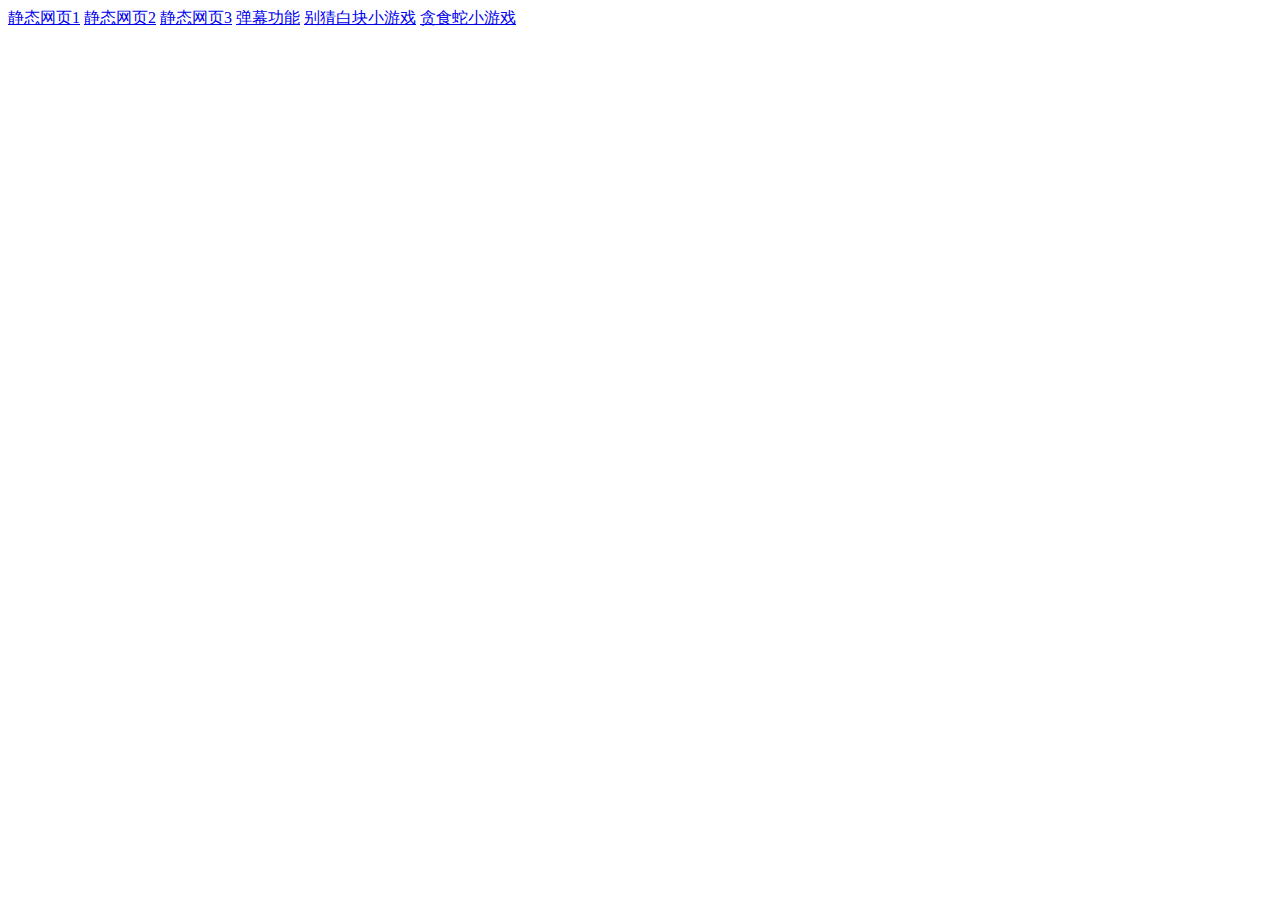
<file: index.html>
<!DOCTYPE html>
<html lang="en">
<head>
    <meta charset="UTF-8">
    <meta name="viewport" content="width=device-width, initial-scale=1.0">
    <title>Document</title>
</head>
<body>
    <a href="https://ttao.github.io/Tao.github.io/美丽说/beauty.html">静态网页1</a>
    <a href="https://ttao.github.io/Tao.github.io/博雅互动/01.html">静态网页2</a>
    <a href="https://ttao.github.io/Tao.github.io/学成在线/index.html">静态网页3</a>
    <a href="https://ttao.github.io/Tao.github.io/简易版弹幕/弹幕.html">弹幕功能</a>
    <a href="https://ttao.github.io/Tao.github.io/别踩白块/别踩白块.html">别猜白块小游戏</a>
    <a href="https://ttao.github.io/Tao.github.io/贪食蛇/贪吃蛇.html">贪食蛇小游戏</a>
</body>
</html>
</file>
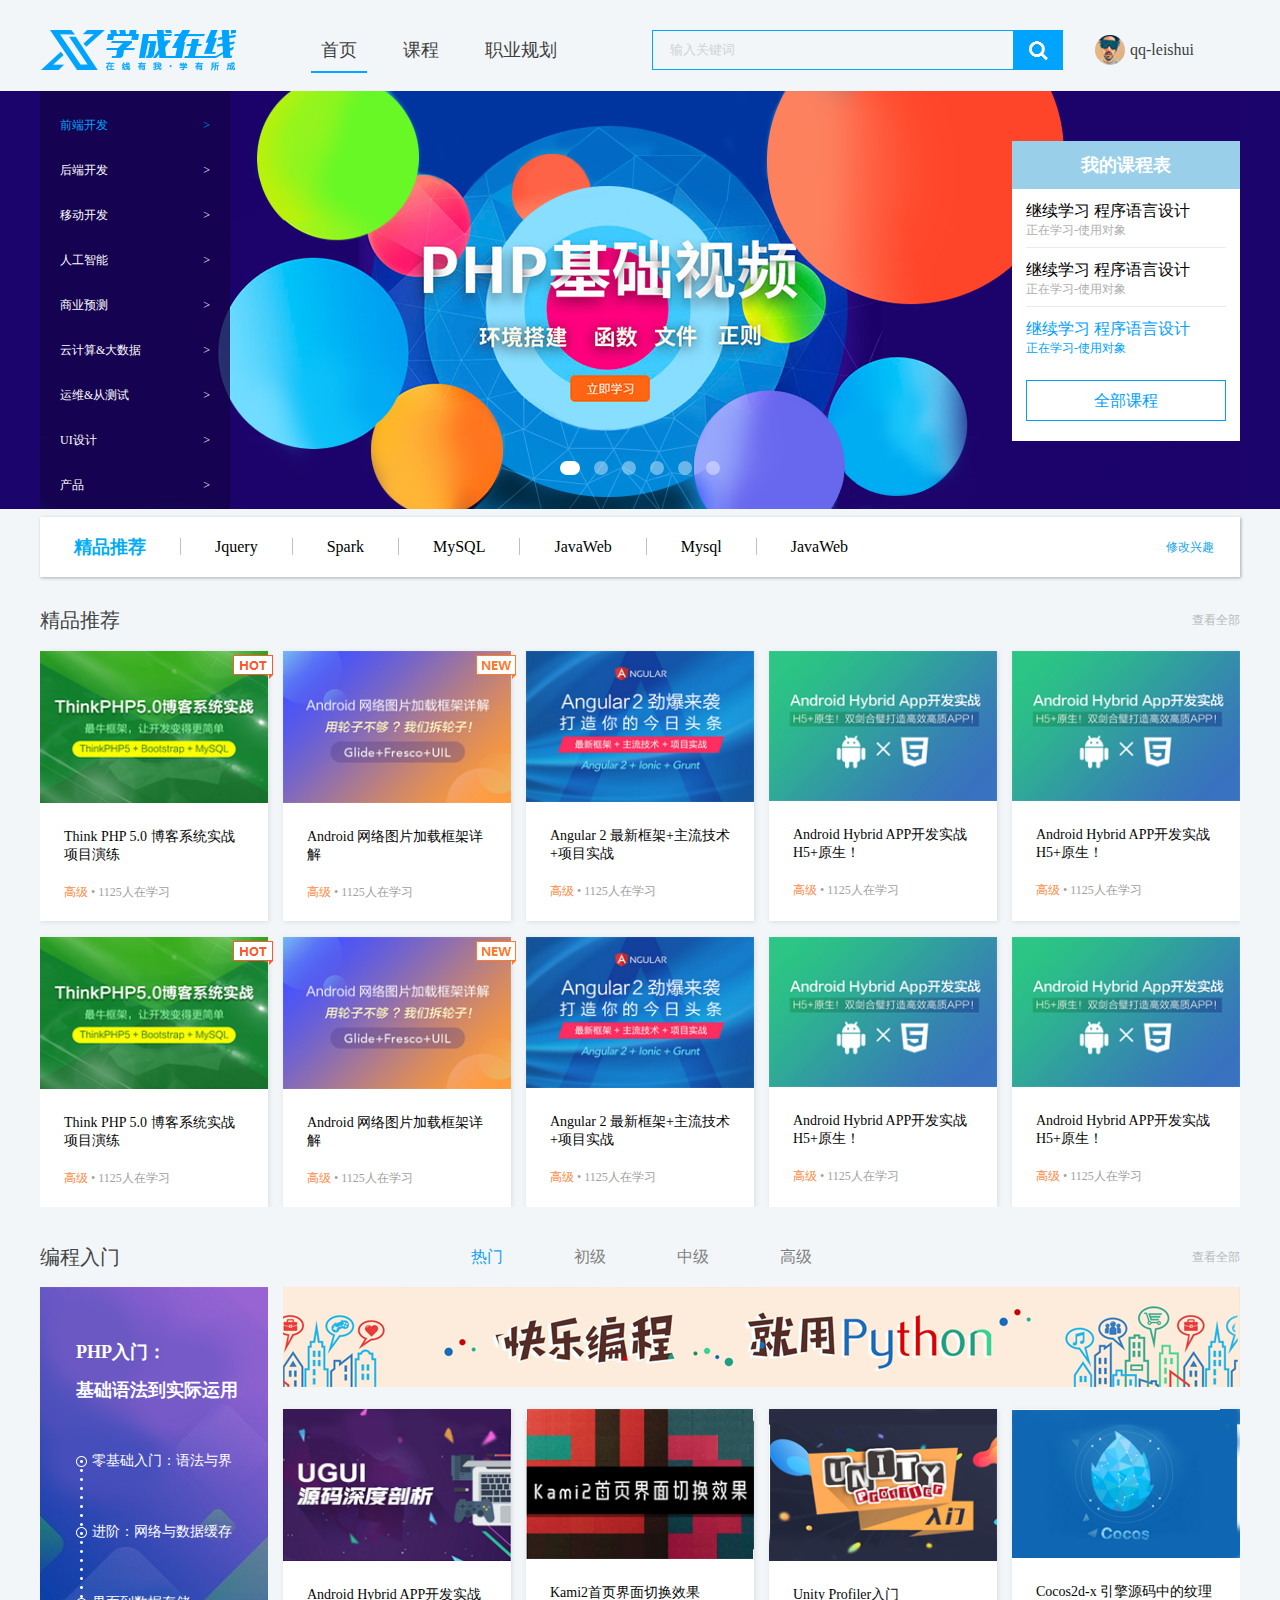
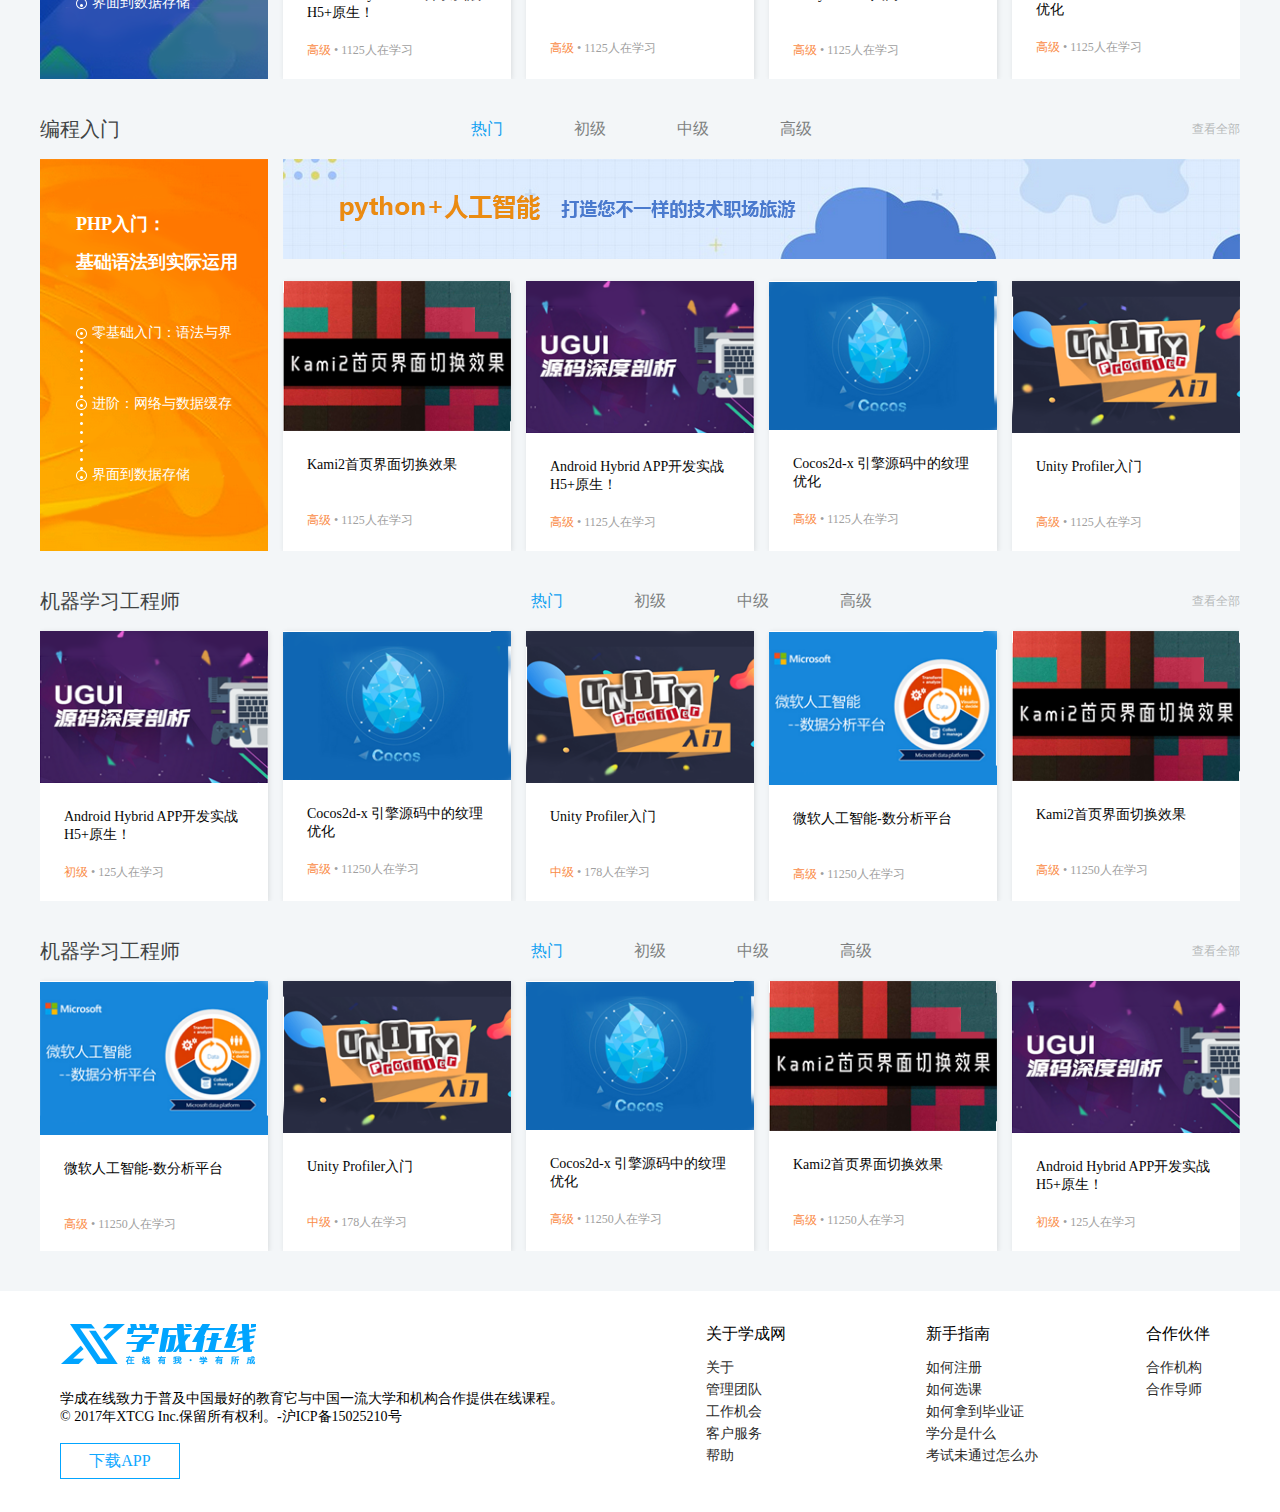
<file: 学成在线/index.html>
<!DOCTYPE html>
<html lang="en">
<head>
	<meta charset="UTF-8">
	<title>学成在线</title>
	<link rel="shortcut icon" type="image/x-icon" href="favicon.ico">
	<link rel="stylesheet" href="css/base.css">
	<link rel="stylesheet" href="css/index.css">
</head>
<body>
	<!-- header层开始 -->
	<div class="header">
		<div class="w">
			<!-- logo层开始 -->
			<div class="logo fl">
				<h1><a href="#">学成在线</a></h1>
			</div>
			<!-- logo层结束 -->

			<!-- nav开始 -->
			<div class="nav fl">
				<ul>
					<li><a href="#">首页</a></li>
					<li><a href="#">课程</a></li>
					<li><a href="#">职业规划</a></li>
				</ul>
			</div>
			<!-- nav开始 -->

			<!-- search层开始 -->
			<div class="search fl">
				<input type="text" value="输入关键词" class="fl">
				<input type="image" src="images/btn.png" class="fl">
			</div>
			<!-- search层结束 -->

			<!-- login层开始 -->
			<div class="login fl">
				<a href="#">
					<div class="userPic fl"><img src="images/user.png"></div>
					<div class="userName fl">qq-leishui</div>
				</a>
			</div>
			<!-- login层结束 -->
		</div>
	</div>
	<!-- header层结束 -->
	
	<!-- banner层开始 -->
	<div class="banner">
		<div class="w">
			<div class="nav fl">
				<ul>
					<li><a href="#">前端开发<span>></span></a></li>
					<li><a href="#">后端开发<span>></span></a></li>
					<li><a href="#">移动开发<span>></span></a></li>
					<li><a href="#">人工智能<span>></span></a></li>
					<li><a href="#">商业预测<span>></span></a></li>
					<li><a href="#">云计算&大数据<span>></span></a></li>
					<li><a href="#">运维&从测试<span>></span></a></li>
					<li><a href="#">UI设计<span>></span></a></li>
					<li><a href="#">产品<span>></span></a></li>
				</ul>				
			</div>
			<div class="class fr">
				<h2>我的课程表</h2>
				<div class="desc">
					<ul>
						<li>
							<p>继续学习 程序语言设计</p>
							<a href='#'>正在学习-使用对象</a>
						</li>
						<li>
							<p>继续学习 程序语言设计</p>
							<a href='#'>正在学习-使用对象</a>
						</li>
						<li>
							<p>继续学习 程序语言设计</p>
							<a href='#'>正在学习-使用对象</a>
						</li>
					</ul>
					<a href="#" class="all_class">全部课程</a>
				</div>
			</div>
			<div class="slider_list">
				<ul>
					<li></li>
					<li></li>
					<li></li>
					<li></li>
					<li></li>
					<li></li>
				</ul>
			</div>
		</div>
	</div>
	<!-- banner层结束 -->
	
	<!-- 精品推荐导航开始 -->
	<div class="recommendation w">
		<div class="left fl"><h2>精品推荐</h2></div>
		<div class="middle fl">
			<ul>
				<li><a href="#">Jquery</a></li>
				<li><a href="#">Spark</a></li>
				<li><a href="#">MySQL</a></li>
				<li><a href="#">JavaWeb</a></li>
				<li><a href="#">Mysql</a></li>
				<li><a href="#">JavaWeb</a></li>
			</ul>
		</div>
		<div class="right fr"><a href="#">修改兴趣</a></div>
	</div>
	<!-- 精品推荐导航结束 -->
	
	<!-- 精品推荐详情开始 -->
	<div class="recommend w">
		<div class="title">
			<a href="#">查看全部</a>
			<h2>精品推荐</h2>
		</div>
		<div class="content">
			<ul>
				<li>
					<a href="#">
						<div class="pro_img">
							<img src="images/pro1.png">
						</div>
						<div class="pro_detail">
							<p>Think PHP 5.0 博客系统实战项目演练</p>
							<p><span>高级</span>  •  1125人在学习</p>
						</div>
						<div class="hot"></div>
					</a>
				</li>
				<li>
					<a href="#">
						<div class="pro_img">
							<img src="images/pro2.png">
						</div>
						<div class="pro_detail">
							<p>Android 网络图片加载框架详解</p>
							<p><span>高级</span>  •  1125人在学习</p>
						</div>
						<div class="new"></div>
					</a>
				</li>
				<li>
					<a href="#">
						<div class="pro_img">
							<img src="images/pro3.png">
						</div>
						<div class="pro_detail">
							<p>Angular 2 最新框架+主流技术+项目实战</p>
							<p><span>高级</span>  •  1125人在学习</p>
						</div>
					</a>
				</li>
				<li>
					<a href="#">
						<div class="pro_img">
							<img src="images/pro4.png">
						</div>
						<div class="pro_detail">
							<p>Android Hybrid APP开发实战 H5+原生！</p>
							<p><span>高级</span>  •  1125人在学习</p>
						</div>
					</a>
				</li>
				<li>
					<a href="#">
						<div class="pro_img">
							<img src="images/pro4.png">
						</div>
						<div class="pro_detail">
							<p>Android Hybrid APP开发实战 H5+原生！</p>
							<p><span>高级</span>  •  1125人在学习</p>
						</div>
					</a>
				</li>
				<li>
					<a href="#">
						<div class="pro_img">
							<img src="images/pro1.png">
						</div>
						<div class="pro_detail">
							<p>Think PHP 5.0 博客系统实战项目演练</p>
							<p><span>高级</span>  •  1125人在学习</p>
						</div>
						<div class="hot"></div>
					</a>
				</li>
				<li>
					<a href="#">
						<div class="pro_img">
							<img src="images/pro2.png">
						</div>
						<div class="pro_detail">
							<p>Android 网络图片加载框架详解</p>
							<p><span>高级</span>  •  1125人在学习</p>
						</div>
						<div class="new"></div>
					</a>
				</li>
				<li>
					<a href="#">
						<div class="pro_img">
							<img src="images/pro3.png">
						</div>
						<div class="pro_detail">
							<p>Angular 2 最新框架+主流技术+项目实战</p>
							<p><span>高级</span>  •  1125人在学习</p>
						</div>
					</a>
				</li>
				<li>
					<a href="#">
						<div class="pro_img">
							<img src="images/pro4.png">
						</div>
						<div class="pro_detail">
							<p>Android Hybrid APP开发实战 H5+原生！</p>
							<p><span>高级</span>  •  1125人在学习</p>
						</div>
					</a>
				</li>
				<li>
					<a href="#">
						<div class="pro_img">
							<img src="images/pro4.png">
						</div>
						<div class="pro_detail">
							<p>Android Hybrid APP开发实战 H5+原生！</p>
							<p><span>高级</span>  •  1125人在学习</p>
						</div>
					</a>
				</li>
			</ul>
		</div>
	</div>
	<!-- 精品推荐详情结束 -->
	
	<!-- 编程入门开始 -->
	<div class="program w">
		<div class="title">
			<h2 class="fl">编程入门</h2>
			<ul class="fl">
				<li><a href="#">热门</a></li>
				<li><a href="#">初级</a></li>
				<li><a href="#">中级</a></li>
				<li><a href="#">高级</a></li>
			</ul>
			<a href="#">查看全部</a>
		</div>
		<div class="left fl">
			<h2>
				PHP入门：
				<br>
				基础语法到实际运用
			</h2>
			<ul>
				<li>零基础入门：语法与界</li>
				<li>进阶：网络与数据缓存</li>
				<li>界面到数据存储</li>
			</ul>
		</div>
		<div class="right fr">
			<div class="top">
				<a href="#">
					<img src="images/pyhton1.png">
				</a>
			</div>
			<div class="content">
				<ul>
					<li>
						<a href="#">
							<div class="pro_img">
								<img src="images/pro8.png">
							</div>
							<div class="pro_detail">
								<p>Android Hybrid APP开发实战 H5+原生！</p>
								<p><span>高级</span>  •  1125人在学习</p>
							</div>
						</a>
					</li>
					<li>
						<a href="#">
							<div class="pro_img">
								<img src="images/pro9.png">
							</div>
							<div class="pro_detail">
								<p>Kami2首页界面切换效果</p>
								<p><span>高级</span>  •  1125人在学习</p>
							</div>
						</a>
					</li>
					<li>
						<a href="#">
							<div class="pro_img">
								<img src="images/pro7.png">
							</div>
							<div class="pro_detail">
								<p>Unity Profiler入门</p>
								<p><span>高级</span>  •  1125人在学习</p>
							</div>
						</a>
					</li>
					<li>
						<a href="#">
							<div class="pro_img">
								<img src="images/pro6.png">
							</div>
							<div class="pro_detail">
								<p>Cocos2d-x 引擎源码中的纹理优化</p>
								<p><span>高级</span>  •  1125人在学习</p>
							</div>
						</a>
					</li>
				</ul>
			</div>
		</div>
	</div>
	<!-- 编程入门结束 -->

	<!-- 数据分析师开始 -->
	<div class="program w">
		<div class="title">
			<h2 class="fl">编程入门</h2>
			<ul class="fl">
				<li><a href="#">热门</a></li>
				<li><a href="#">初级</a></li>
				<li><a href="#">中级</a></li>
				<li><a href="#">高级</a></li>
			</ul>
			<a href="#">查看全部</a>
		</div>
		<div class="left fl" style="background:url(images/php2.png)">
			<h2>
				PHP入门：
				<br>
				基础语法到实际运用
			</h2>
			<ul>
				<li>零基础入门：语法与界</li>
				<li>进阶：网络与数据缓存</li>
				<li>界面到数据存储</li>
			</ul>
		</div>
		<div class="right fr">
			<div class="top">
				<a href="#">
					<img src="images/python2.png">
				</a>
			</div>
			<div class="content">
				<ul>
					<li>
						<a href="#">
							<div class="pro_img">
								<img src="images/pro9.png">
							</div>
							<div class="pro_detail">
								<p>Kami2首页界面切换效果</p>
								<p><span>高级</span>  •  1125人在学习</p>
							</div>
						</a>
					</li>
					<li>
						<a href="#">
							<div class="pro_img">
								<img src="images/pro8.png">
							</div>
							<div class="pro_detail">
								<p>Android Hybrid APP开发实战 H5+原生！</p>
								<p><span>高级</span>  •  1125人在学习</p>
							</div>
						</a>
					</li>
					<li>
						<a href="#">
							<div class="pro_img">
								<img src="images/pro6.png">
							</div>
							<div class="pro_detail">
								<p>Cocos2d-x 引擎源码中的纹理优化</p>
								<p><span>高级</span>  •  1125人在学习</p>
							</div>
						</a>
					</li>
					<li>
						<a href="#">
							<div class="pro_img">
								<img src="images/pro7.png">
							</div>
							<div class="pro_detail">
								<p>Unity Profiler入门</p>
								<p><span>高级</span>  •  1125人在学习</p>
							</div>
						</a>
					</li>
				</ul>
			</div>
		</div>
	</div>
	<!-- 数据分析师结束 -->

	<!-- 机器学习工程师开始 -->
	<div class="program w">
		<div class="title">
			<h2 class="fl">机器学习工程师</h2>
			<ul class="fl">
				<li><a href="#">热门</a></li>
				<li><a href="#">初级</a></li>
				<li><a href="#">中级</a></li>
				<li><a href="#">高级</a></li>
			</ul>
			<a href="#">查看全部</a>
		</div>

		<div class="content">
			<ul>
				<li>
					<a href="#">
						<div class="pro_img">
							<img src="images/pro8.png">
						</div>
						<div class="pro_detail">
							<p>Android Hybrid APP开发实战 H5+原生！</p>
							<p><span>初级</span>  •  125人在学习</p>
						</div>
					</a>
				</li>
				<li>
					<a href="#">
						<div class="pro_img">
							<img src="images/pro6.png">
						</div>
						<div class="pro_detail">
							<p>Cocos2d-x 引擎源码中的纹理优化</p>
							<p><span>高级</span>  •  11250人在学习</p>
						</div>
					</a>
				</li>
				<li>
					<a href="#">
						<div class="pro_img">
							<img src="images/pro7.png">
						</div>
						<div class="pro_detail">
							<p>Unity Profiler入门</p>
							<p><span>中级</span>  •  178人在学习</p>
						</div>
					</a>
				</li>
				<li>
					<a href="#">
						<div class="pro_img">
							<img src="images/pro5.png">
						</div>
						<div class="pro_detail">
							<p>微软人工智能-数分析平台</p>
							<p><span>高级</span>  •  11250人在学习</p>
						</div>
					</a>
				</li>
				<li>
					<a href="#">
						<div class="pro_img">
							<img src="images/pro9.png">
						</div>
						<div class="pro_detail">
							<p>Kami2首页界面切换效果</p>
							<p><span>高级</span>  •  11250人在学习</p>
						</div>
					</a>
				</li>
			</ul>
		</div>
	</div>
	<!-- 机器学习工程师结束 -->

	<!-- 前端开发工程师开始 -->
	<div class="program w">
		<div class="title">
			<h2 class="fl">机器学习工程师</h2>
			<ul class="fl">
				<li><a href="#">热门</a></li>
				<li><a href="#">初级</a></li>
				<li><a href="#">中级</a></li>
				<li><a href="#">高级</a></li>
			</ul>
			<a href="#">查看全部</a>
		</div>

		<div class="content">
			<ul>
				<li>
					<a href="#">
						<div class="pro_img">
							<img src="images/pro5.png">
						</div>
						<div class="pro_detail">
							<p>微软人工智能-数分析平台</p>
							<p><span>高级</span>  •  11250人在学习</p>
						</div>
					</a>
				</li>
				<li>
					<a href="#">
						<div class="pro_img">
							<img src="images/pro7.png">
						</div>
						<div class="pro_detail">
							<p>Unity Profiler入门</p>
							<p><span>中级</span>  •  178人在学习</p>
						</div>
					</a>
				</li>
				<li>
					<a href="#">
						<div class="pro_img">
							<img src="images/pro6.png">
						</div>
						<div class="pro_detail">
							<p>Cocos2d-x 引擎源码中的纹理优化</p>
							<p><span>高级</span>  •  11250人在学习</p>
						</div>
					</a>
				</li>
				<li>
					<a href="#">
						<div class="pro_img">
							<img src="images/pro9.png">
						</div>
						<div class="pro_detail">
							<p>Kami2首页界面切换效果</p>
							<p><span>高级</span>  •  11250人在学习</p>
						</div>
					</a>
				</li>
				<li>
					<a href="#">
						<div class="pro_img">
							<img src="images/pro8.png">
						</div>
						<div class="pro_detail">
							<p>Android Hybrid APP开发实战 H5+原生！</p>
							<p><span>初级</span>  •  125人在学习</p>
						</div>
					</a>
				</li>
			</ul>
		</div>
	</div>
	<!-- 前端开发工程师结束 -->
	
	<!-- 底部开始 -->
	<div class="footer">
		<div class="w">
			<div class="footer_left fl">
				<h2>
					<a href="#">学成在线</a>
				</h2>
				<p>
					学成在线致力于普及中国最好的教育它与中国一流大学和机构合作提供在线课程。
				© 2017年XTCG Inc.保留所有权利。-沪ICP备15025210号
				</p>
				<a href="#">下载APP</a>
			</div>

			<div class="footer_right fr">
				<dl>
					<dt>关于学成网</dt>
					<dd><a href="#">关于</a></dd>
					<dd><a href="#">管理团队</a></dd>
					<dd><a href="#">工作机会</a></dd>
					<dd><a href="#">客户服务</a></dd>
					<dd><a href="#">帮助</a></dd>
				</dl>
				<dl>
					<dt>新手指南</dt>
					<dd><a href="#">如何注册</a></dd>
					<dd><a href="#">如何选课</a></dd>
					<dd><a href="#">如何拿到毕业证</a></dd>
					<dd><a href="#">学分是什么</a></dd>
					<dd><a href="#">考试未通过怎么办</a></dd>
				</dl>
				<dl>
					<dt>合作伙伴</dt>
					<dd><a href="#">合作机构</a></dd>
					<dd><a href="#">合作导师</a></dd>
				</dl>
			</div>

		</div>
	</div>
	<!-- 底部结束 -->
</body>
</html>
</file>
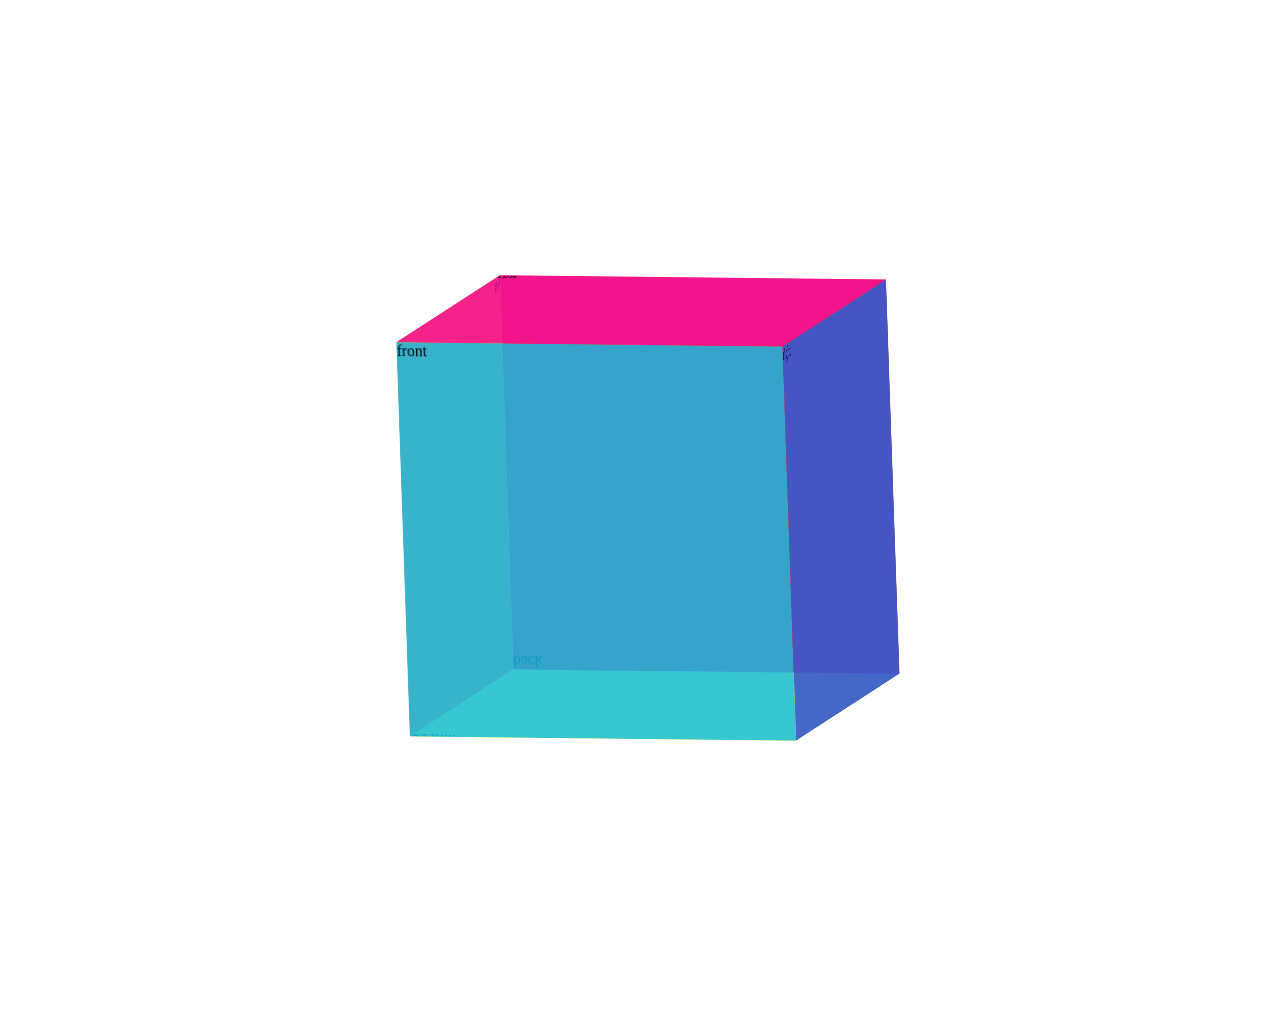
<file: CSS/01.html>
<!DOCTYPE html>
<html lang="en">
<head>
    <meta charset="UTF-8">
    <meta name="viewport" content="width=device-width, initial-scale=1.0">
    <title>Document</title>
</head>
<style>
    body{
        width: 100%;
        height: 1000px;
        display: flex;
        justify-content: center;
        align-items: center;
    }
    .cube{
        width: 400px;
        height: 400px;
        position: relative;
        transform-style: preserve-3d;
        transform: rotateX(-10deg) rotateY(-15deg) rotateZ(-2deg);
    }
    .cube .size{
        width: 100%;
        height: 100%;
        position: absolute;
        left: 0;
        top: 0;
    }
    .cube .left{
        background-color: rgba(255, 123, 0, 0.897);
        transform:rotateY(-90deg) translateZ(200px);
    }
    .cube .right{
        background-color: rgba(49, 88, 216, 0.897);
        transform: rotateY(90deg) translateZ(200px);
    }
    .cube .top{
        background-color: rgba(243, 11, 166, 0.815);
        transform:rotateX(90deg) translateZ(200px);
    }
    .cube .bottom{
        background-color: rgba(239, 243, 11, 0.815);
        transform:rotateX(-90deg) translateZ(200px);
    }
    .cube .front{
        background-color: rgba(11, 189, 243, 0.815);
        transform: translateZ(200px);
    }
    .cube .back{
        background-color: rgba(243, 46, 11, 0.973);
        transform:rotateX(180deg)  translateZ(200px);
    }
</style>
<body>
    <div class="cube">
        <div class="size left">left</div>
        <div class="size right">right</div>
        <div class="size top">top</div>
        <div class="size bottom">bottom</div>
        <div class="size front">front</div>
        <div class="size back">back</div>
    </div>
</body>
    <script>
 
  
    </script>
</html>
</file>
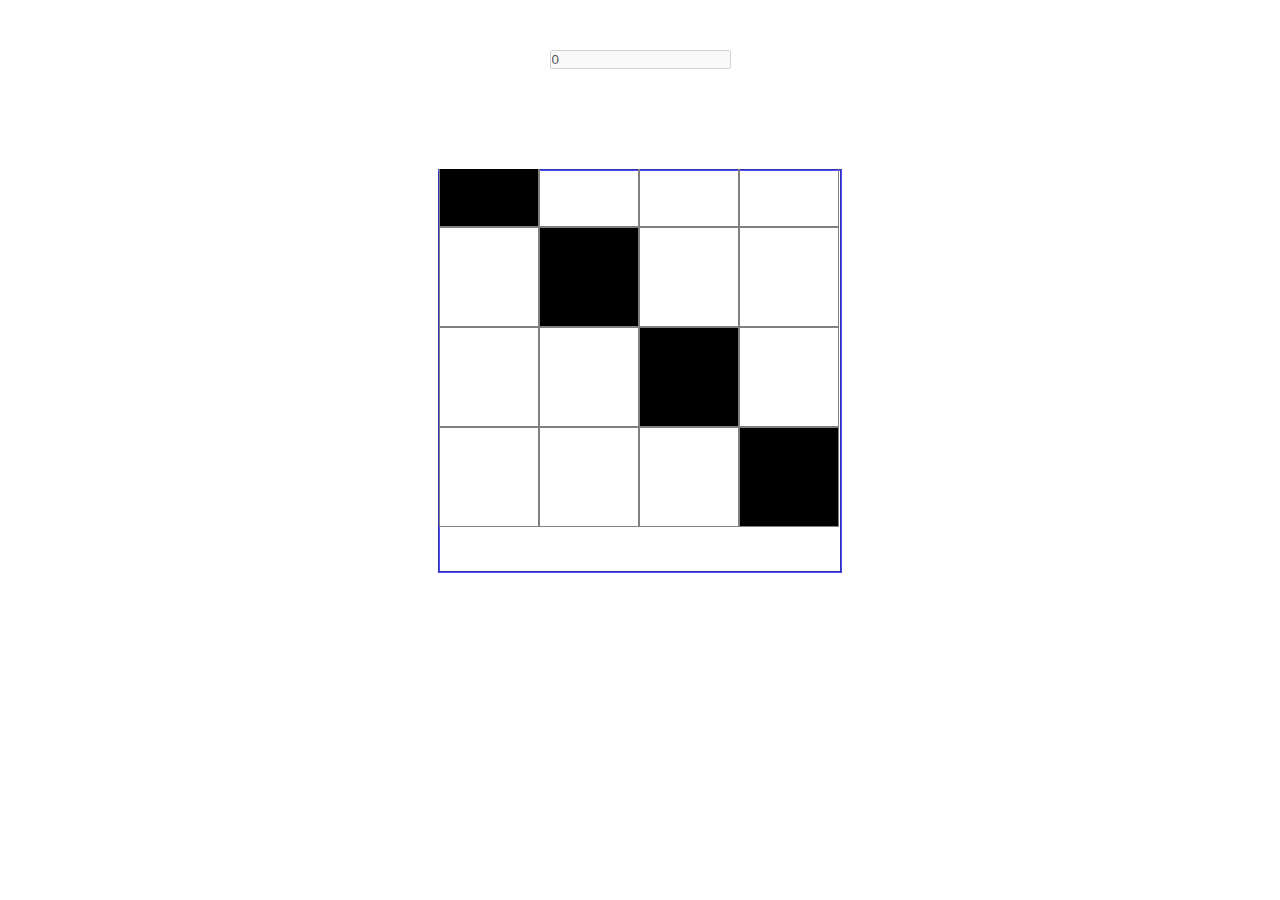
<file: 别踩白块/别踩白块.html>
<!DOCTYPE html>
<html lang="en">
<head>
    <meta charset="UTF-8">
    <meta name="viewport" content="width=device-width, initial-scale=1.0">
    <title>Document</title>
    <style>
        *{
            margin: 0;
            padding: 0;
        }
        tr{
            border: none;
        }
        tbody{
            border: none;
        }
        .black{
            background-color: black;
        }
        .box{
            width: 404px;
            height: 404px;
            border-color:  #4d4dff;
            margin: 0 auto;
            margin-top: 100px;
            overflow: hidden;
            position: relative;
        }
        .box .move td{
            float: left;
            border: 1px solid #808080;
            width: 98px;
            height: 98px;
        }
        .box .move{
            overflow: hidden;
            position: absolute;
            top: -43px;
            left: 0;
        }
        input{
            display: block;
            margin: 0 auto;
            margin-top: 50px;
        }

    </style>
</head>
<body>
    <input type="text" disabled=true value=0>
    <table class="box" rules="all" border="2">
        <tbody class="move">
            <tr>
                <td class="black"></td>
                <td></td>
                <td></td>
                <td></td>
            </tr>
            <tr>
                <td></td>
                <td class="black"></td>
                <td></td>
                <td></td>
            </tr>
            <tr>
                <td></td>
                <td></td>
                <td class="black"></td>
                <td></td>
            </tr>
            <tr>
                <td></td>
                <td></td>
                <td></td>
                <td class="black"></td>
            </tr>
        </tbody>
    </table>
</body>

    <script>
        var move = document.querySelector(".move");
        var tr  = document.querySelectorAll("tr");
        var input = document.querySelector("input");
    
        // 点击去掉黑色
        function black(){
            move.onclick = function(e){
                e = e || window.event;
                if(e.target.className != "black"){
                    alert("游戏结束");
                    location.reload();
                }else{
                    e.target.className = "";
                    input.value++;
                }
            }
        }
        
        // 添加元素函数
        function addElement(){
            var tr = document.createElement("tr");
            tr.innerHTML = '<tr><td></td><td></td><td></td><td></td></tr>';
            // 随机给一个黑块
            var i = Math.floor( Math.random()*4);
            tr.children[i].className = "black";
            // 添加元素到tbody第一个元素前
            move.insertBefore(tr,move.children[0]);
        }
        
        // 更新节点函数
        function updateNodes(){
            var move = document.querySelector(".move");
            var tr  = document.querySelectorAll("tr");
            var input = document.querySelector("input");
        }

        // 清空底部节点
        setInterval(function(){
            var move = document.querySelector(".move");
            var tr  = document.querySelectorAll("tr");
            
            if(tr.length >= 6){
                // 判断到达底部还有没有黑块
                for(var i=0;i<4;i++){
                    if(tr[tr.length-1].children[i].className == "black"){
                        alert("游戏结束"); 
                        location.reload();       
                    }
                }
                move.removeChild(move.children[tr.length-1])
            }
        },15)
        // 动画函数
        var step = 0.2;
        function animate(obj){
            clearInterval(obj.timer);
            obj.timer = setInterval(function(){
                
                if( move.offsetTop >= 0){
                    addElement();
                    updateNodes();
                    move.style.top = -100+"px";
                }
                if( input.value % 10 == 0 && input.value != 0){
                    step = input.value /10;
                }
                obj.style.top = obj.offsetTop + step + "px";
            },15)
        }

        black();
        animate(move);
    </script>
</html>
</file>
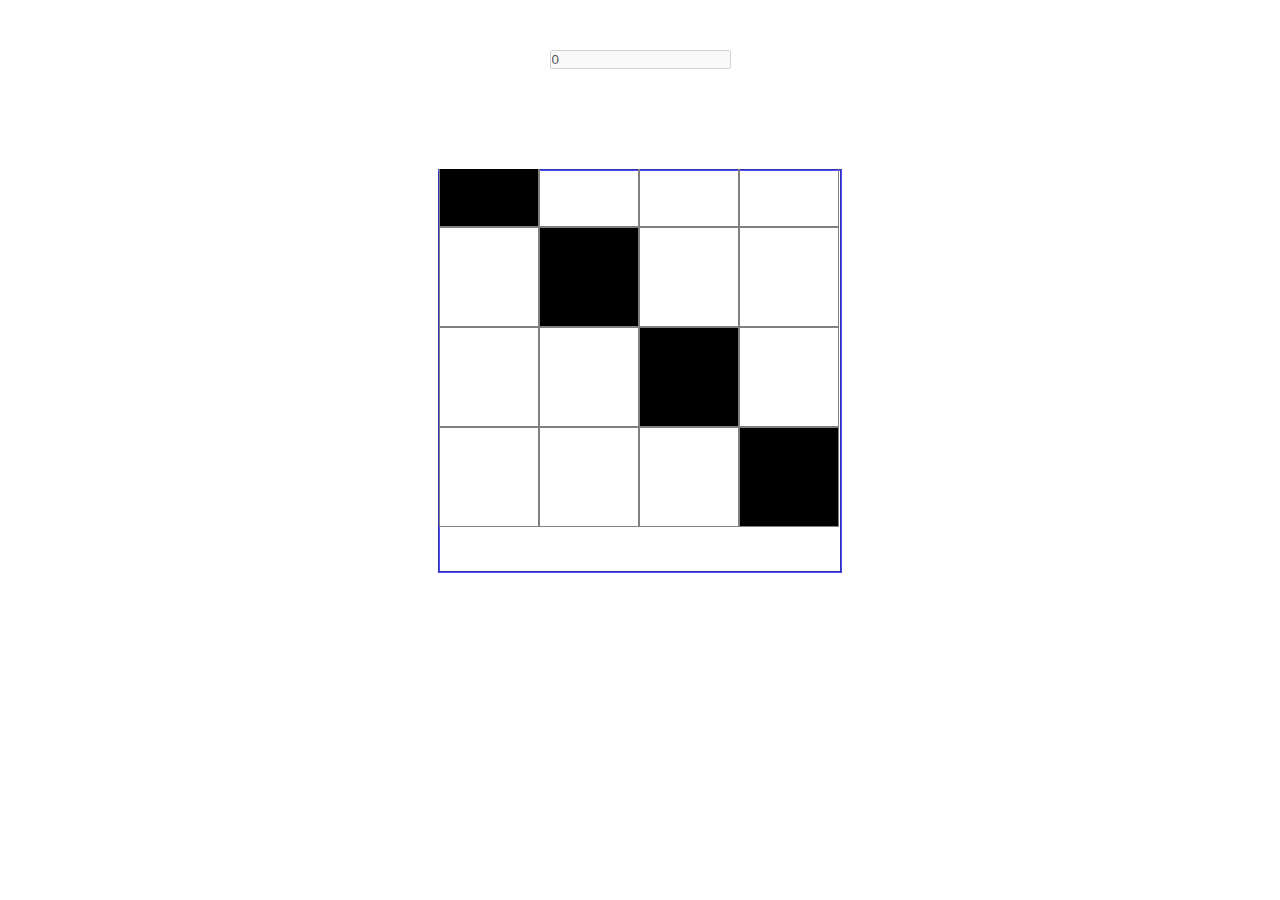
<file: 别踩白块/面向对象版别踩白块.html>
<!DOCTYPE html>
<html lang="en">
<head>
    <meta charset="UTF-8">
    <meta name="viewport" content="width=device-width, initial-scale=1.0">
    <title>Document</title>
    <style>
        *{
            margin: 0;
            padding: 0;
        }
        tr{
            border: none;
        }
        tbody{
            border: none;
        }
        .black{
            background-color: black;
        }
        .box{
            width: 404px;
            height: 404px;
            border-color:  #4d4dff;
            margin: 0 auto;
            margin-top: 100px;
            overflow: hidden;
            position: relative;
        }
        .box .move td{
            float: left;
            border: 1px solid #808080;
            width: 98px;
            height: 98px;
        }
        .box .move{
            overflow: hidden;
            position: absolute;
            top: -43px;
            left: 0;
        }
        input{
            display: block;
            margin: 0 auto;
            margin-top: 50px;
        }

    </style>
</head>
<body>
    <input type="text" disabled=true value=0>
    <table class="box" rules="all" border="2">
        <tbody class="move">
            <tr>
                <td class="black"></td>
                <td></td>
                <td></td>
                <td></td>
            </tr>
            <tr>
                <td></td>
                <td class="black"></td>
                <td></td>
                <td></td>
            </tr>
            <tr>
                <td></td>
                <td></td>
                <td class="black"></td>
                <td></td>
            </tr>
            <tr>
                <td></td>
                <td></td>
                <td></td>
                <td class="black"></td>
            </tr>
        </tbody>
    </table>
    <script>
        function Game(){
            this.move  = document.querySelector(".move");
            this.tr    = document.querySelectorAll("tr");
            this.input = document.querySelector("input");
            that = this;
        }

        Game.prototype = {

            // 点击去掉黑色
            black : function(){
                this.updateNodes();
                move.onclick = function(e){
                    e = e || window.event;
                    if(e.target.className != "black"){
                        alert("游戏结束");
                        location.reload();
                    }else{
                        e.target.className = "";
                        input.value++;
                    }
                }
            },

            // 添加元素函数
            addElement : function(){
                var tr = document.createElement("tr");
                tr.innerHTML = '<tr><td></td><td></td><td></td><td></td></tr>';
                // 随机给一个黑块
                var i = Math.floor( Math.random()*4);
                tr.children[i].className = "black";
                // 添加元素到tbody第一个元素前
                move.insertBefore(tr,move.children[0]);
            },

            // 更新节点函数
            updateNodes : function(){
                move = document.querySelector(".move");
                tr  = document.querySelectorAll("tr");
                input = document.querySelector("input");
            },
        
            // 清空底部节点
            clearNodes : function(){
                setInterval(function(){
                    var move = document.querySelector(".move");
                    var tr  = document.querySelectorAll("tr");
                    
                    if(tr.length >= 6){
                        // 判断到达底部还有没有黑块
                        for(var i=0;i<4;i++){
                            if(tr[tr.length-1].children[i].className == "black"){
                                alert("游戏结束"); 
                                location.reload();       
                            }
                        }
                        move.removeChild(move.children[tr.length-1])
                    }
                },15)
            },

            // 动画函数
            animate : function(obj){
                var step = 0.2;
                clearInterval(obj.timer);
                obj.timer = setInterval(function(){
                    
                    if( move.offsetTop >= 0){
                        that.addElement();
                        that.updateNodes();
                        move.style.top = -100+"px";
                    }
                    if( input.value % 10 == 0 && input.value != 0){
                        step = input.value /10;
                    }
                    obj.style.top = obj.offsetTop + step + "px";
                },15)
            }
        }

        var game = new Game();
        game.black();
        game.animate(this.move);
        game.clearNodes();
        
        
        
    </script>
</body>
</file>
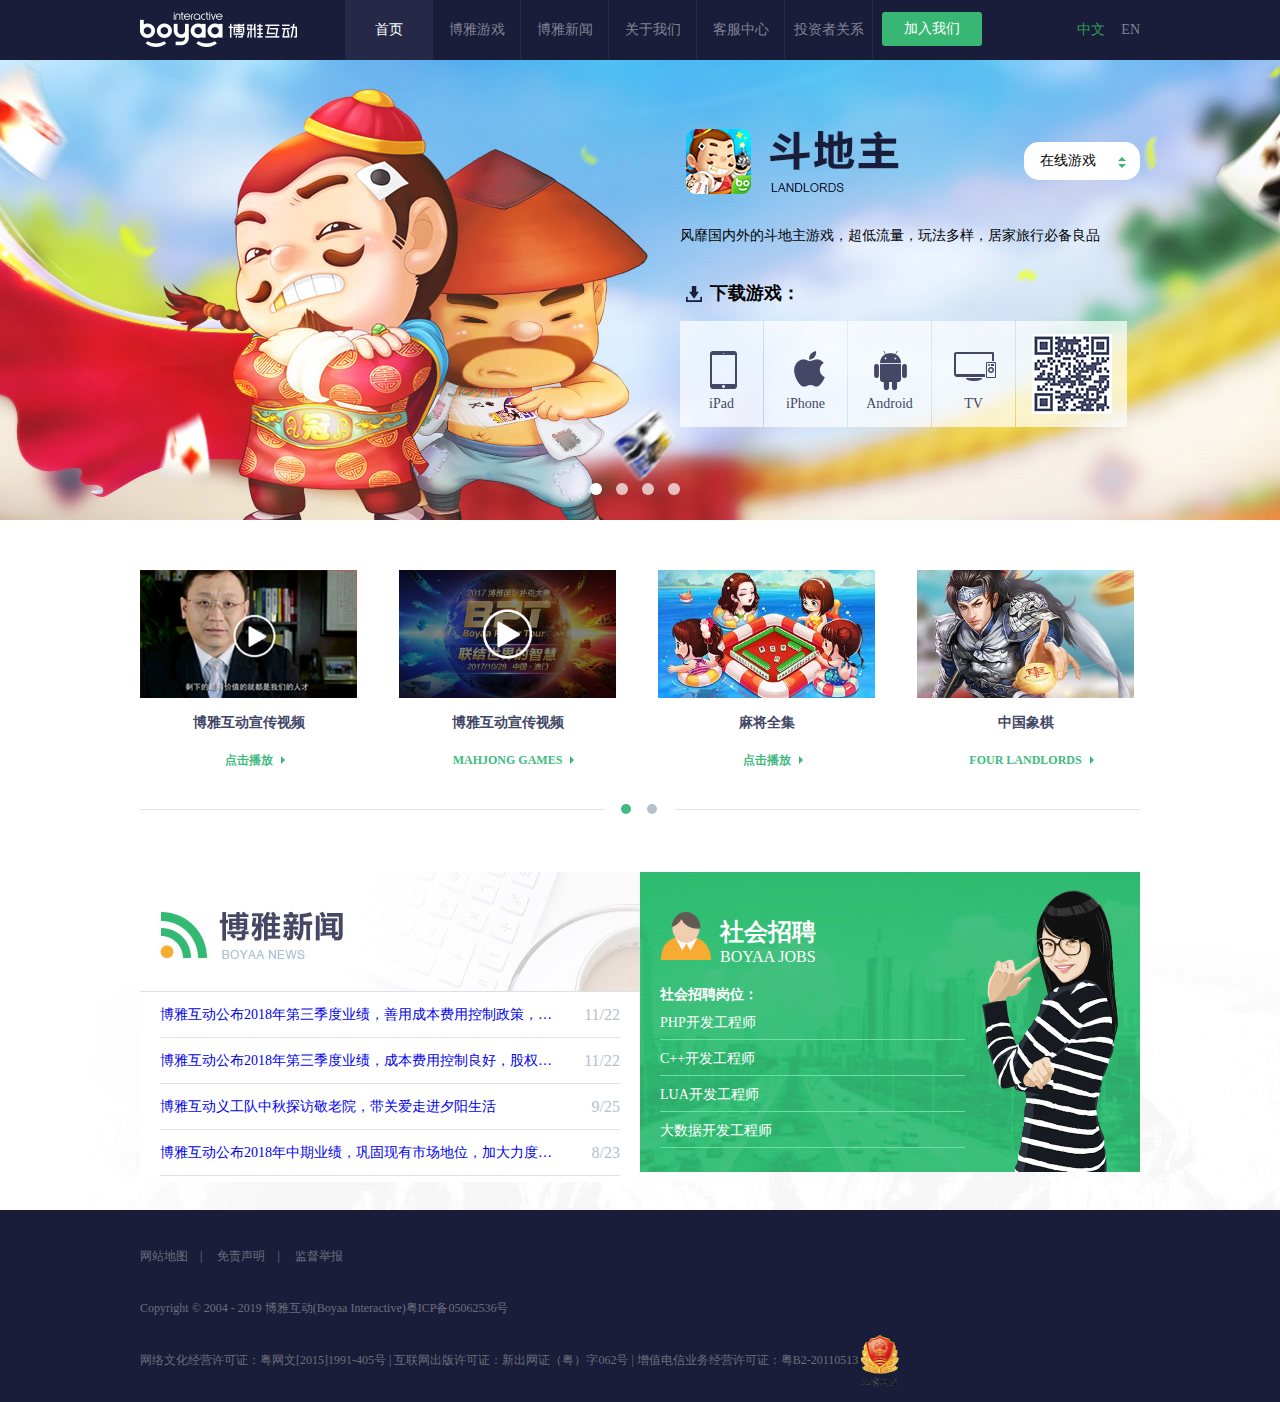
<file: 博雅互动/01.html>
<!DOCTYPE html>
<html lang="en">
<head>
	<meta charset="UTF-8">
	<title>Document</title>
	<link rel="stylesheet" href="01.CSS">
	<link rel="shortcut icon" type="image/x-icon" href="favicon.ico">
</head>
<body>
	<!-- header -->
	<div class="header">
		<div class="w">
			<img class="fl" src="images/logo.png" alt="">
			<ul>
				<li><a href="#">首页</a></li>
				<li><a href="#">博雅游戏</a></li>
				<li><a href="#">博雅新闻</a></li>
				<li><a href="#">关于我们</a></li>
				<li><a href="#">客服中心</a></li>
				<li><a href="#">投资者关系</a></li>
			</ul>
			<a class="fl" href="#">加入我们</a>
			<a class="fr" href="#">EN</a>
			<a class="fr" href="#">中文</a>
		</div>
	</div>
	<!-- header -->
	<!-- banner -->
	<div class="banner">
		<div class="w">
			<ul>
				<li></li>
				<li></li>
				<li></li>
				<li></li>
			</ul>
			<div class="zaixian1">在线游戏　
			</div>
			<div class="zaixian2">在线游戏
				<div></div>
			</div>

			<div class="right">
				<p>风靡国内外的斗地主游戏，超低流量，玩法多样，居家旅行必备良品</p>
				<div class="download">
					<h2>下载游戏：</h2>
					<ul class="fl">
						<li><a href="#">iPad</a></li>
						<li><a href="#">iPhone</a></li>
						<li><a href="#">Android</a></li>
						<li><a href="#">TV</a></li>
					</ul>
					<div class="ewm fl">
						<img src="images/ewm.png">
					</div>
				</div>
			</div>
		</div>
	</div>
	<!-- banner -->
	<!-- video -->
	<div class="video w">
		<a class="fl" href="#">
				<img src="images/bd1.jpg" alt="">
				<p>博雅互动宣传视频</p>
				<p>点击播放</p>
		</a>
		<a class="fl" href="#">
				<img src="images/bd2.jpg" alt="">
				<p>博雅互动宣传视频</p>
				<p>MAHJONG GAMES</p>
		</a>
		<a class="fl" href="#">
				<img src="images/bd3.jpg" alt="">
				<p>麻将全集</p>
				<p>点击播放</p>
		</a>
		<a class="fl" href="#">
				<img src="images/bd4.jpg" alt="">
				<p>中国象棋</p>
				<p>FOUR LANDLORDS</p>
		</a>
	</div>
	<!-- video -->
	<!-- 线 -->
	<div class="_hr w">
			<div class="fl"></div>
			<div class="fr"></div>
			<li class="fl"></li>
			<li class="fl"></li>
	</div>
	<!-- 线 -->
	<!-- main -->
	<div class="main">
		<div class="w">
			<div class="_01 fl">
				<ul>
					<li><a href="#">博雅互动公布2018年第三季度业绩，善用成本费用控制政策，在考验中做好防守</a>
					<span class="fr">11/22</span>
					</li>
					<li><a href="#">博雅互动公布2018年第三季度业绩，成本费用控制良好，股权投资收益增加，积极打造高质量的游戏及赛事产品</a>
					<span class="fr">11/22</span>
					</li>
					<li><a href="#">博雅互动义工队中秋探访敬老院，带关爱走进夕阳生活</a><span class="fr">9/25</span></li>
					<li><a href="#">博雅互动公布2018年中期业绩，巩固现有市场地位，加大力度拓展海外市场及其他棋牌游戏业务</a><span class="fr">8/23</span></li>
				</ul>
			</div>
			<div class="_02 fl">
				<div class="title">
					<h2>社会招聘</h2>
					<p>BOYAA JOBS</p>
				</div>

				<div class="recruit">
					<h2>社会招聘岗位：</h2>
					<ul>
						<li><a href="#">PHP开发工程师</a></li>
						<li><a href="#">C++开发工程师</a></li>
						<li><a href="#">LUA开发工程师</a></li>
						<li><a href="#">大数据开发工程师</a></li>
					</ul>
				</div>
			</div>
		</div>
	</div>
	<!-- main -->
	<!-- footer -->
	<div class="footer">
		<div class="w">
			<p>
				<a href="#">网站地图</a>　|　
				<a href="#">免责声明</a>　|　
				<a href="#">监督举报</a>
			</p>
			<p>Copyright © 2004 - 2019 博雅互动(Boyaa Interactive)粤ICP备05062536号</p>
			<p>
				网络文化经营许可证：粤网文[2015]1991-405号 | 互联网出版许可证：新出网证（粤）字062号 | 增值电信业务经营许可证：粤B2-20110513
				<a href="#">
					<img src="images/govIcon.gif">
				</a>
			</p>

		</div>
	</div>
	<!-- footer -->
</body>
</html>
</file>
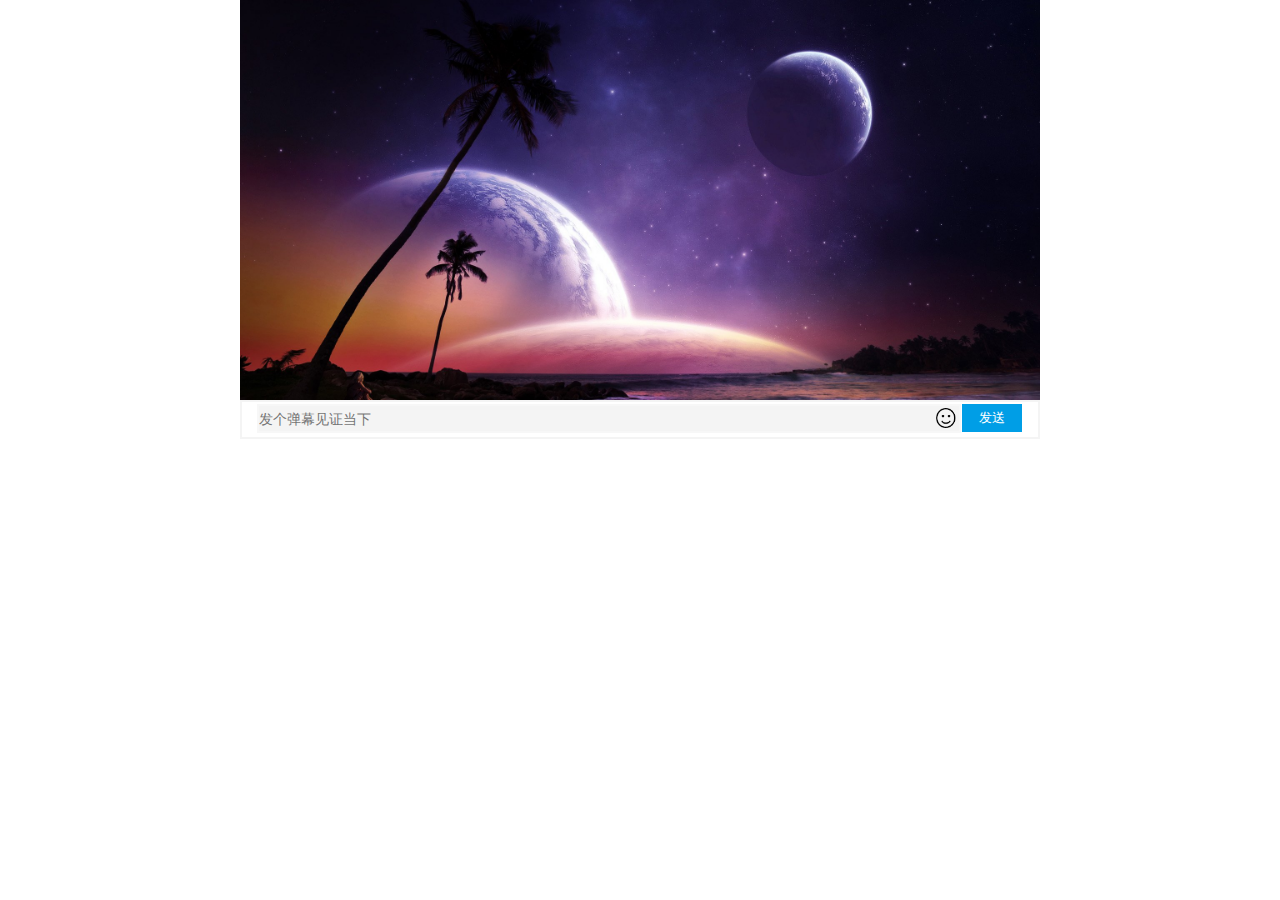
<file: 简易版弹幕/弹幕.html>
<!DOCTYPE html>
<html lang="en">
<head>
    <meta charset="UTF-8">
    <meta name="viewport" content="width=device-width, initial-scale=1.0">
    <title>Document</title>
    <style>
        *{
            margin: 0;
            padding: 0;
        }
        .box{
            width: 800px;
            margin: 0 auto;
        }
        .box .content{
            height: 400px;
            background: url(images/bg.jpg);
            background-size:cover;
            position: relative;
            color: white;

        }
        input{
            width: 700px;
            border: 2px solid #f7f7f7;
            margin-left: 15px;
            margin-top: 2px;
            background-color: #f4f4f4;
            color:#9f9f9f;
            outline: none;
            font-size: 14px;
            height: 25px;
            vertical-align: bottom;
        }
        .box .bottom{
            position: relative;
            height:35px;
            border: 2px solid #f4f4f4}
        .box .bottom span{
            position: absolute;
            width: 20px;
            height:20px;
        }
        .box .bottom span img{
            width: 20px;
            height: 20px;
            padding-top:6px;
            padding-bottom: 6px;
            margin-left: -25px;
            cursor: pointer;
            z-index: 999;
        }
        .box .bottom button{
            height: 28px;
            width:60px;
            background-color: #009ee6;
            border: none;
            position: absolute;
            top:2px;
            left: 720px;
            color: white;
        }
        .box .content .biaoqing{
            position: absolute;
            width: 360px;
            height: 125px;
            right: 0;
            bottom: -4px;
            background-color: #f7feff;
            display: none;
            border: 1px solid #eeeeee;
            cursor: pointer;
        }
        .fl{
            float: left;
        }
        .content span{
            position: absolute;
            left: 800px;
            top: 0;	
            white-space: nowrap;
            color: red;
        }
    </style>
</head>
<body>
    <div class="box">
        <div class="content">
            <div class="biaoqing">
            </div>
        </div>
        <div class="bottom">
            <input type="text" placeholder="发个弹幕见证当下">
            <span>
                <img src="images/biaoqing.png" alt="">
            </span>
            <button >发送</button>
        </div>
    </div>

    <!-- 表情 -->
    <!-- <script src="js/animate.js"></script> -->
    <script src="js/varObject.js"></script>
    <script>
        var bq = $(".box .biaoqing");
        for(var i=1; i<76;i++){
            var img = document.createElement("img");
            img.className = "fl";
            img.src = "images/"+i+".gif";
            bq.appendChild(img)
        }

        // 点击表情弹出表情窗口
        var icon = $(".box .bottom span img");
        console.log(icon)
        var bqs = $(".box .biaoqing img");
        var input = $(".bottom input");
        var btn = $(".bottom button");
        var content = $(".box .content");

        icon.onclick = function(){
            if(bq.style.display == "none" ){
                bq.style.display = "block";
            }else{
                bq.style.display = "none";
            }
        }

        for(var i=0; i<bqs.length;i++){
            bqs[i].onclick = function(){
                bq.style.display = "none";
                var arr = this.src.split("/");
                var fileName = arr[arr.length-1].split(".")[0];
                input.value += "[em_"+fileName+"]";
            }
        }

        btn.onclick = function(){
            if(input.value == ""){
                alert("您还没输入内容");
                return;
            }
            var reg = /\[em_([0-9]*)\]/gi;
            var str = input.value.replace(reg, "<img src='images/$1.gif'/>");
            var span = document.createElement("span");
            var spanTop = Math.random()*380;
            span.style.top = spanTop+"px";
            span.innerHTML = str;
            content.appendChild( span )
            animate(span,0, function(){
                span.remove();
            });
            input.value = "";
            
        }
    </script>

    <script>
        function animate(obj,target,callback){
            clearInterval( obj.timer );
            obj.timer = setInterval(function(){
                var step = -2;
                if( obj.offsetLeft == target ){
                    clearInterval( obj.timer );
                    if( callback ){
                        callback();
                    }
                }else{
                    obj.style.left = obj.offsetLeft + step + "px"
                }
            },15)
        }
    </script>
</body>
</html>
</file>
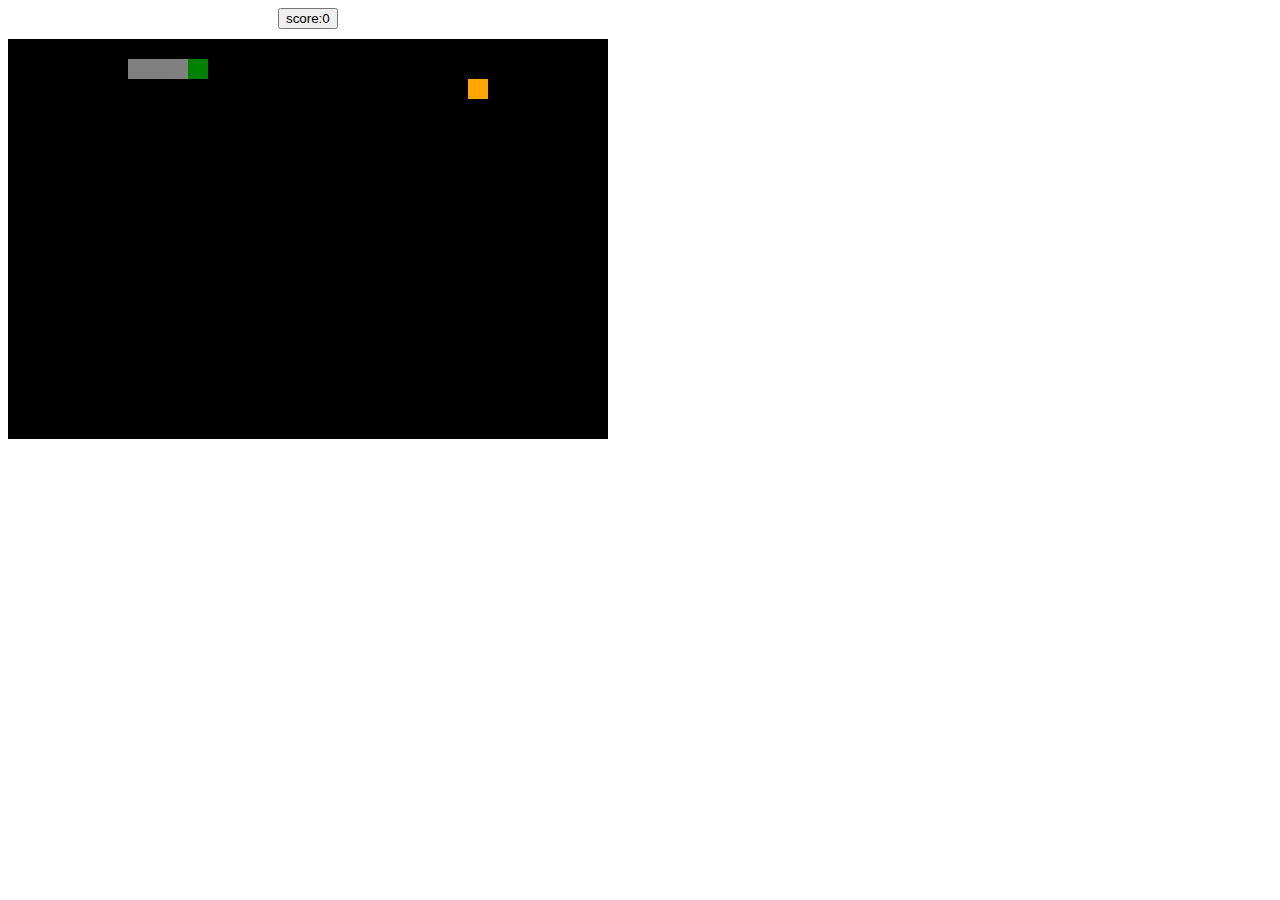
<file: 贪食蛇/贪吃蛇.html>
<!DOCTYPE html>
<html lang="en">
<head>
    <meta charset="UTF-8">
    <meta name="viewport" content="width=device-width, initial-scale=1.0">
    <title>Document</title>
    <style>
        button{
            margin-bottom: 10px;
            margin-left: 270px;
        }
    </style>
</head>
<body>
    <button>score:0</button>
</body>
<script>
   
    // 地图对象
    function Map(){
        this.heigth = 600;
        this.width = 400;
        this.bg = null;
        // 创造地图的方法
        this.createMap = function(){
            this.bg = document.createElement("div");
            var body = document.body;
            // 给bg设置样式
            this.bg.style = "width:"+this.heigth+"px;height:"+this.width+"px;background:black";
            this.bg.className = "box";
            // 设置相对定位
            this.bg.style.position = "relative";
            body.appendChild(this.bg);
        }
    }
    
    // 食物对象
    function Food(){
        this.len = 20;
        this.x   = 0;
        this.y   = 0;
        this.createFood = function(){
                this._food = document.createElement("div");
                // 设置食物样式
                this._food.style = "width:"+this.len+"px;height:"+this.len+"px;background:orange;position:absolute"
                this.x   = Math.floor(Math.random()*30);
                this.y   = Math.floor(Math.random()*20);
                this._food.style.top = this.y*this.len+"px";
                this._food.style.left = this.x*this.len+"px";
                map.bg.appendChild(this._food); 
            // }
        }
    }
    
    // 蛇对象
    function Snake(){
        that = this;
        // 创建蛇
        this.width  = "20px";
        this.height = "20px";
        this.direct = "right";
        this.btn    = document.querySelector("button");
        this.score  = 0;
        this.sBody   = [
            [3,1,"green",null],
            [2,1,"gray", null],
            [1,1,"gray", null],
            [0,1,"gray", null]
            ]
        this.createSnake = function(){
            // 蛇头
            var head = document.createElement("div");
        }
    }
    Snake.prototype.show = function(){
        // 遍历蛇身
        this.sBody.forEach(function(item){
            if( item[3] == null){
                item[3] = document.createElement("div");
                map.bg.appendChild(item[3]);   
            }
            // 设置蛇身的属性
            item[3].style.width = snake.width;
            item[3].style.height = snake.height;
            item[3].style.position = "absolute";
            item[3].style.backgroundColor = item[2];
            item[3].style.left = item[0]*20 + "px";
            item[3].style.top = item[1]*20 + "px";   
                  
        })
    }
    Snake.prototype.move = function(){
        for(var i = that.sBody.length-1; i > 0; i-- ){
            that.sBody[i][0] = that.sBody[i-1][0];
            that.sBody[i][1] = that.sBody[i-1][1];
        }
        switch( that.direct ){
            case "up":
                --that.sBody[0][1];
                break;
            case "right":
                ++that.sBody[0][0];
                break;
            case "down":
                ++that.sBody[0][1];
                break;
            case "left":
                --that.sBody[0][0];
                break;
        }
        snake.show();
    }
    // 吃到食物
    var v = 100;
    Snake.prototype.eat = function(){
        if(this.sBody[0][0] == food.x && this.sBody[0][1] == food.y ){
            // 吃到食物加一分
            this.btn.innerText = "score:"+(++this.score);
            food._food.remove();
            food.createFood();
            this.sBody.push( [-1,-1,"gray",null] );
            // 加速
            v = v - 5;
            clearInterval(timer);
            speed(v);
        }
    }
    // 判断蛇是否出界
    Snake.prototype.border = function(){
        if(this.sBody[0][0] < 0 || this.sBody[0][0] > 29 || this.sBody[0][1]<0 || this.sBody[0][1] >19){
            alert("game over")
            window.clearInterval( timer );
            
        }
    }
    // 判断蛇是否自残
    Snake.prototype.suicide = function(){
        for (var i = 4; i < this.sBody.length; i++) {
            if( this.sBody[i][0] == this.sBody[0][0] && this.sBody[i][1] == this.sBody[0][1] ){
                alert("game over");
                window.clearInterval( timer );
            }
            
        }
    }

    // 键盘控制蛇的方向
    document.onkeydown = function(e){
        e = e || window.event;
        switch(e.key){
            case "ArrowUp":
                snake.direct = "up";
                break;
            case "ArrowDown":
                snake.direct = "down";
                break;
            case "ArrowRight":
                snake.direct = "right";
                break;
            case "ArrowLeft":
                snake.direct = "left";
                break;
        }
    }

    var map  = new Map();
    map.createMap();
    var food = new Food();
    food.createFood();
    var snake = new Snake();
    snake.show();

    function speed(v){
        timer = setInterval(function(){
            snake.move();
            snake.eat();
            snake.border();
            snake.suicide();
        },v) 
    } 
    speed(100);
</script>
</html>
</file>
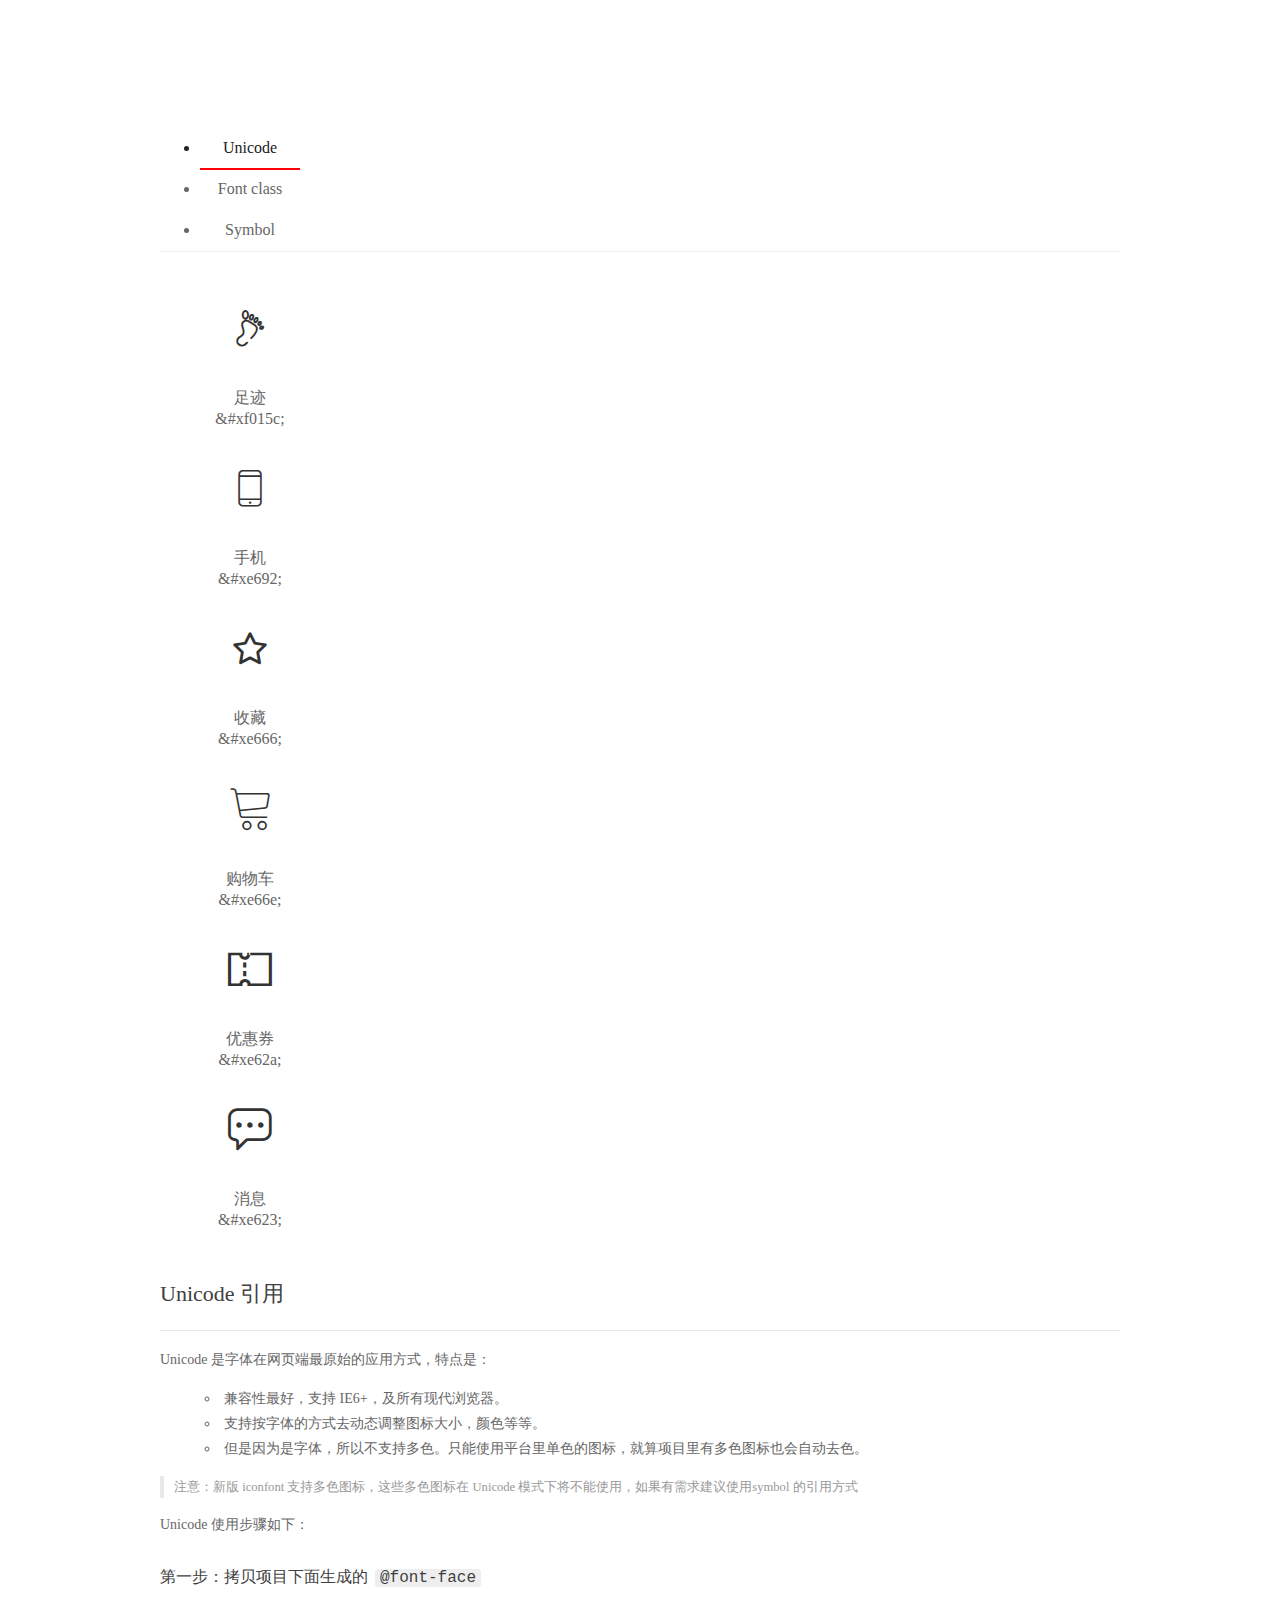
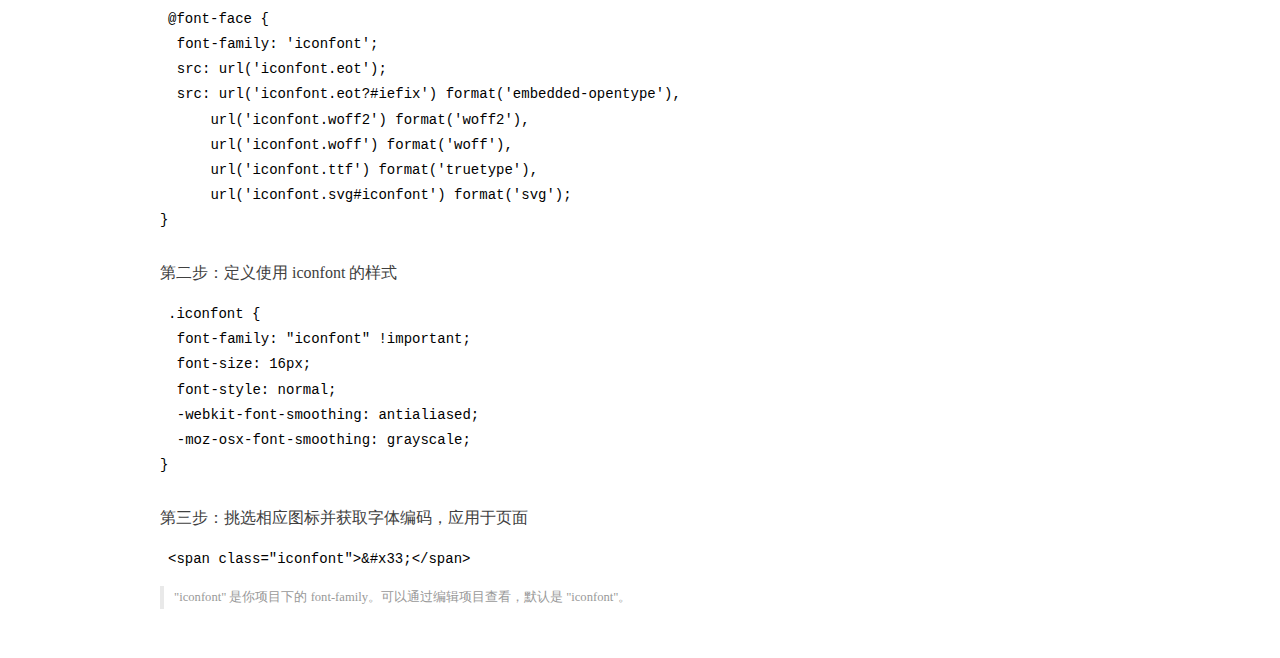
<file: 美丽说/fonts/demo_index.html>
<!DOCTYPE html>
<html>
<head>
  <meta charset="utf-8"/>
  <title>IconFont Demo</title>
  <link rel="shortcut icon" href="https://gtms04.alicdn.com/tps/i4/TB1_oz6GVXXXXaFXpXXJDFnIXXX-64-64.ico" type="image/x-icon"/>
  <link rel="stylesheet" href="https://g.alicdn.com/thx/cube/1.3.2/cube.min.css">
  <link rel="stylesheet" href="demo.css">
  <link rel="stylesheet" href="iconfont.css">
  <script src="iconfont.js"></script>
  <!-- jQuery -->
  <script src="https://a1.alicdn.com/oss/uploads/2018/12/26/7bfddb60-08e8-11e9-9b04-53e73bb6408b.js"></script>
  <!-- 代码高亮 -->
  <script src="https://a1.alicdn.com/oss/uploads/2018/12/26/a3f714d0-08e6-11e9-8a15-ebf944d7534c.js"></script>
</head>
<body>
  <div class="main">
    <h1 class="logo"><a href="https://www.iconfont.cn/" title="iconfont 首页" target="_blank">&#xe86b;</a></h1>
    <div class="nav-tabs">
      <ul id="tabs" class="dib-box">
        <li class="dib active"><span>Unicode</span></li>
        <li class="dib"><span>Font class</span></li>
        <li class="dib"><span>Symbol</span></li>
      </ul>
      
    </div>
    <div class="tab-container">
      <div class="content unicode" style="display: block;">
          <ul class="icon_lists dib-box">
          
            <li class="dib">
              <span class="icon iconfont">&#xf015c;</span>
                <div class="name">足迹</div>
                <div class="code-name">&amp;#xf015c;</div>
              </li>
          
            <li class="dib">
              <span class="icon iconfont">&#xe692;</span>
                <div class="name">手机</div>
                <div class="code-name">&amp;#xe692;</div>
              </li>
          
            <li class="dib">
              <span class="icon iconfont">&#xe666;</span>
                <div class="name">收藏</div>
                <div class="code-name">&amp;#xe666;</div>
              </li>
          
            <li class="dib">
              <span class="icon iconfont">&#xe66e;</span>
                <div class="name">购物车</div>
                <div class="code-name">&amp;#xe66e;</div>
              </li>
          
            <li class="dib">
              <span class="icon iconfont">&#xe62a;</span>
                <div class="name">优惠券</div>
                <div class="code-name">&amp;#xe62a;</div>
              </li>
          
            <li class="dib">
              <span class="icon iconfont">&#xe623;</span>
                <div class="name">消息</div>
                <div class="code-name">&amp;#xe623;</div>
              </li>
          
          </ul>
          <div class="article markdown">
          <h2 id="unicode-">Unicode 引用</h2>
          <hr>

          <p>Unicode 是字体在网页端最原始的应用方式，特点是：</p>
          <ul>
            <li>兼容性最好，支持 IE6+，及所有现代浏览器。</li>
            <li>支持按字体的方式去动态调整图标大小，颜色等等。</li>
            <li>但是因为是字体，所以不支持多色。只能使用平台里单色的图标，就算项目里有多色图标也会自动去色。</li>
          </ul>
          <blockquote>
            <p>注意：新版 iconfont 支持多色图标，这些多色图标在 Unicode 模式下将不能使用，如果有需求建议使用symbol 的引用方式</p>
          </blockquote>
          <p>Unicode 使用步骤如下：</p>
          <h3 id="-font-face">第一步：拷贝项目下面生成的 <code>@font-face</code></h3>
<pre><code class="language-css"
>@font-face {
  font-family: 'iconfont';
  src: url('iconfont.eot');
  src: url('iconfont.eot?#iefix') format('embedded-opentype'),
      url('iconfont.woff2') format('woff2'),
      url('iconfont.woff') format('woff'),
      url('iconfont.ttf') format('truetype'),
      url('iconfont.svg#iconfont') format('svg');
}
</code></pre>
          <h3 id="-iconfont-">第二步：定义使用 iconfont 的样式</h3>
<pre><code class="language-css"
>.iconfont {
  font-family: "iconfont" !important;
  font-size: 16px;
  font-style: normal;
  -webkit-font-smoothing: antialiased;
  -moz-osx-font-smoothing: grayscale;
}
</code></pre>
          <h3 id="-">第三步：挑选相应图标并获取字体编码，应用于页面</h3>
<pre>
<code class="language-html"
>&lt;span class="iconfont"&gt;&amp;#x33;&lt;/span&gt;
</code></pre>
          <blockquote>
            <p>"iconfont" 是你项目下的 font-family。可以通过编辑项目查看，默认是 "iconfont"。</p>
          </blockquote>
          </div>
      </div>
      <div class="content font-class">
        <ul class="icon_lists dib-box">
          
          <li class="dib">
            <span class="icon iconfont icon-zuji"></span>
            <div class="name">
              足迹
            </div>
            <div class="code-name">.icon-zuji
            </div>
          </li>
          
          <li class="dib">
            <span class="icon iconfont icon-shouji"></span>
            <div class="name">
              手机
            </div>
            <div class="code-name">.icon-shouji
            </div>
          </li>
          
          <li class="dib">
            <span class="icon iconfont icon-shoucang"></span>
            <div class="name">
              收藏
            </div>
            <div class="code-name">.icon-shoucang
            </div>
          </li>
          
          <li class="dib">
            <span class="icon iconfont icon-gouwuche"></span>
            <div class="name">
              购物车
            </div>
            <div class="code-name">.icon-gouwuche
            </div>
          </li>
          
          <li class="dib">
            <span class="icon iconfont icon-youhuiquan"></span>
            <div class="name">
              优惠券
            </div>
            <div class="code-name">.icon-youhuiquan
            </div>
          </li>
          
          <li class="dib">
            <span class="icon iconfont icon-news"></span>
            <div class="name">
              消息
            </div>
            <div class="code-name">.icon-news
            </div>
          </li>
          
        </ul>
        <div class="article markdown">
        <h2 id="font-class-">font-class 引用</h2>
        <hr>

        <p>font-class 是 Unicode 使用方式的一种变种，主要是解决 Unicode 书写不直观，语意不明确的问题。</p>
        <p>与 Unicode 使用方式相比，具有如下特点：</p>
        <ul>
          <li>兼容性良好，支持 IE8+，及所有现代浏览器。</li>
          <li>相比于 Unicode 语意明确，书写更直观。可以很容易分辨这个 icon 是什么。</li>
          <li>因为使用 class 来定义图标，所以当要替换图标时，只需要修改 class 里面的 Unicode 引用。</li>
          <li>不过因为本质上还是使用的字体，所以多色图标还是不支持的。</li>
        </ul>
        <p>使用步骤如下：</p>
        <h3 id="-fontclass-">第一步：引入项目下面生成的 fontclass 代码：</h3>
<pre><code class="language-html">&lt;link rel="stylesheet" href="./iconfont.css"&gt;
</code></pre>
        <h3 id="-">第二步：挑选相应图标并获取类名，应用于页面：</h3>
<pre><code class="language-html">&lt;span class="iconfont icon-xxx"&gt;&lt;/span&gt;
</code></pre>
        <blockquote>
          <p>"
            iconfont" 是你项目下的 font-family。可以通过编辑项目查看，默认是 "iconfont"。</p>
        </blockquote>
      </div>
      </div>
      <div class="content symbol">
          <ul class="icon_lists dib-box">
          
            <li class="dib">
                <svg class="icon svg-icon" aria-hidden="true">
                  <use xlink:href="#icon-zuji"></use>
                </svg>
                <div class="name">足迹</div>
                <div class="code-name">#icon-zuji</div>
            </li>
          
            <li class="dib">
                <svg class="icon svg-icon" aria-hidden="true">
                  <use xlink:href="#icon-shouji"></use>
                </svg>
                <div class="name">手机</div>
                <div class="code-name">#icon-shouji</div>
            </li>
          
            <li class="dib">
                <svg class="icon svg-icon" aria-hidden="true">
                  <use xlink:href="#icon-shoucang"></use>
                </svg>
                <div class="name">收藏</div>
                <div class="code-name">#icon-shoucang</div>
            </li>
          
            <li class="dib">
                <svg class="icon svg-icon" aria-hidden="true">
                  <use xlink:href="#icon-gouwuche"></use>
                </svg>
                <div class="name">购物车</div>
                <div class="code-name">#icon-gouwuche</div>
            </li>
          
            <li class="dib">
                <svg class="icon svg-icon" aria-hidden="true">
                  <use xlink:href="#icon-youhuiquan"></use>
                </svg>
                <div class="name">优惠券</div>
                <div class="code-name">#icon-youhuiquan</div>
            </li>
          
            <li class="dib">
                <svg class="icon svg-icon" aria-hidden="true">
                  <use xlink:href="#icon-news"></use>
                </svg>
                <div class="name">消息</div>
                <div class="code-name">#icon-news</div>
            </li>
          
          </ul>
          <div class="article markdown">
          <h2 id="symbol-">Symbol 引用</h2>
          <hr>

          <p>这是一种全新的使用方式，应该说这才是未来的主流，也是平台目前推荐的用法。相关介绍可以参考这篇<a href="">文章</a>
            这种用法其实是做了一个 SVG 的集合，与另外两种相比具有如下特点：</p>
          <ul>
            <li>支持多色图标了，不再受单色限制。</li>
            <li>通过一些技巧，支持像字体那样，通过 <code>font-size</code>, <code>color</code> 来调整样式。</li>
            <li>兼容性较差，支持 IE9+，及现代浏览器。</li>
            <li>浏览器渲染 SVG 的性能一般，还不如 png。</li>
          </ul>
          <p>使用步骤如下：</p>
          <h3 id="-symbol-">第一步：引入项目下面生成的 symbol 代码：</h3>
<pre><code class="language-html">&lt;script src="./iconfont.js"&gt;&lt;/script&gt;
</code></pre>
          <h3 id="-css-">第二步：加入通用 CSS 代码（引入一次就行）：</h3>
<pre><code class="language-html">&lt;style&gt;
.icon {
  width: 1em;
  height: 1em;
  vertical-align: -0.15em;
  fill: currentColor;
  overflow: hidden;
}
&lt;/style&gt;
</code></pre>
          <h3 id="-">第三步：挑选相应图标并获取类名，应用于页面：</h3>
<pre><code class="language-html">&lt;svg class="icon" aria-hidden="true"&gt;
  &lt;use xlink:href="#icon-xxx"&gt;&lt;/use&gt;
&lt;/svg&gt;
</code></pre>
          </div>
      </div>

    </div>
  </div>
  <script>
  $(document).ready(function () {
      $('.tab-container .content:first').show()

      $('#tabs li').click(function (e) {
        var tabContent = $('.tab-container .content')
        var index = $(this).index()

        if ($(this).hasClass('active')) {
          return
        } else {
          $('#tabs li').removeClass('active')
          $(this).addClass('active')

          tabContent.hide().eq(index).fadeIn()
        }
      })
    })
  </script>
</body>
</html>
</file>
<file: 学成在线/css/base.css>
*{
	margin: 0;
	padding: 0;
}
a{
	text-decoration: none;
	color:#3d3e40;
}
a:hover{
	color:#00a4f9;
}
ul,li{
	list-style: none;
}
body{
	font-size: 12px;
	background-color: #f3f6f8;
}
/*版心*/
.w{
	width: 1200px;
	margin: 0 auto;
}
input{
	outline: none;
}
/*左浮类*/
.fl{
	float: left;
}
/*右浮类*/
.fr{
	float: right;
}
/*清除浮动*/
.clearfix::after{
	content:'.';
	display: block;
	visibility: hidden;
	width: 0;
	height: 0;
	clear:both;
	line-height: 0;
}
.clearfix{
	*zoom:1;
}
</file>
<file: 学成在线/css/index.css>
/*header层样式开始*/
.header{
	height: 61px;
	padding-top:30px;
	background-color: #f3f6f8;
}
.header .logo{
	background:url(../images/logo.png);
	width: 200px;
	height: 41px;
	text-indent: -9999px;
}
.header .nav{
	margin-left: 71px;
	margin-right: 59px;
}
.header .nav ul li{
	float: left;
	height: 41px;
	line-height: 41px;
	font-size:18px;
	margin-right: 26px;
}
.header .nav ul li:first-child{
	border-bottom:2px solid #02a5ff;
}

.header .nav ul li a{
	padding:0 10px;
	display: block;
}

.header .search input[type='text']{
	width: 360px;
	height: 38px;
	line-height: 38px;
	color:#d0d3d3;
	text-indent: 17px;
	border:1px solid #00a5ff;
	border-right: none;
	background-color: #f3f6f8;
}
.header .login{
	height: 30px;
	line-height: 30px;
	margin-top: 5px;
	margin-left: 32px;
}
.header .login .userPic{
	margin-right: 5px;
}
.header .login .userPic img{
	width: 30px;
	height: 30px;
	border-radius: 50%;
}
.header .login .userName{
	font-size:16px;
}
/*header层样式结束*/

/*banner层样式开始*/
.banner{
	background: url(../images/banner2.png) top center no-repeat #1b046b;
	height: 418px;
	position: relative;
}
.banner .nav{
	width: 150px;
	background: rgba(20,3,74,0.8);
	height: 394px;
	padding:12px 20px;
}
.banner .nav ul li{
	line-height: 45px;
	height: 45px;
}
.banner .nav ul li a{
	color:#ffffff;
	display: block;
}
.banner .nav ul li a:hover{
	color:#00a4f9;
}
.banner .nav ul li:first-child a{
	color:#00a4f9;
}
.banner .nav ul li a span{
	float: right;
}
.banner .class{
	margin-top: 50px;
	width: 228px;
	height: 300px;
}
.banner .class h2{
	height: 48px;
	background:#9acfea;
	line-height: 48px;
	text-align: center;
	color:#ffffff;
}
.banner .class .desc{
	padding:0 14px;
	background: #ffffff;
	height: 252px;
}
.banner .class .desc ul li{
	height: 46px;
	border-bottom: 1px solid #ebebeb;
	padding-top: 12px;
}
.banner .class .desc ul li a{
	color:#aeaeae;
}
.banner .class .desc ul li:last-child{
	color:#01a0ff;
	border-bottom: none;
}
.banner .class .desc ul li:last-child a{
	color:#01a0ff;
}
.banner .class .desc ul li p{
	font-size: 16px;
}
.banner .class .desc .all_class{
	color:#01a0ff;
	width: 198px;
	height: 39px;
	display: block;
	line-height: 39px;
	text-align: center;
	font-size:16px;
	border:1px solid #01a0ff;
	margin-top: 15px;
}
.banner .slider_list{
	width: 160px;
	height: 14px;
	position: absolute;
	left: 50%;
	bottom: 34px;
	margin-left: -80px;
}
.banner .slider_list ul li{
	width: 14px;
	height: 14px;
	background: rgba(255,255,255,0.4);
	float: left;
	border-radius: 50%;
	margin-right: 14px;
}
.banner .slider_list ul li:first-child{
	background:#ffffff;
	width: 20px;
	border-radius: 20px;
}
.banner .slider_list ul li:last-child{
	margin-right: 0;
}
/*banner层样式结束*/

/*精品推荐导航开始*/
.recommendation{
	height: 60px;
	background: #ffffff;
	line-height: 60px;
	box-shadow: 1px 1px 3px rgba(0,0,0,0.3);
	margin-top: 8px;
	margin-bottom: 33px;
}
.recommendation .left{
	margin-left: 34px;
	color:#00acf8;
	font-size:12px;
	margin-right: 34px;
}
.recommendation .middle ul li{
	float: left;
}
.recommendation .middle ul li a{
	color:#000000;
	font-size: 16px;
	border-left: 1px solid #c0c0c0;
	padding:0 34px;
}
.recommendation .middle ul li a:hover{
	color:#00a8fe;
}
.recommendation .right{
	margin-right: 26px;
}
.recommendation .right a{
	color:#16a4e9;
}
/*精品推荐导航结束*/

/*精品推荐详情开始*/
.recommend{
	overflow: hidden;
}
.recommend .title{
	height: 20px;
	line-height: 20px;
	margin-bottom: 21px;
}
.recommend .title h2{
	font-size:20px;
	color:#414444;
	font-weight: normal;
}
.recommend .title a{
	float: right;
	color:#b5b8b8;
}
.recommend .title a:hover{
	color:#00a8fe;
}
.recommend .content ul li{
	width: 228px;
	height: 270px;
	background:#fff;
	float: left;
	margin-right: 15px;
	margin-bottom: 16px;
	position: relative;
	box-shadow: 1px 1px 5px rgba(0,0,0,0.1);
}
.recommend .content ul li:nth-child(5n){
	margin-right: 0;
}
.recommend .content ul li:nth-child(n+6){
	margin-bottom: 0;
}
.recommend .content ul li .pro_img img{
	width: 100%;
	display: block;
}
.recommend .content ul li .pro_detail{
	padding:25px 20px 25px 24px;
}
.recommend .content ul li .pro_detail p:nth-child(1){
	font-size: 14px;
	color:#060606;
	height: 56px;
}
.recommend .content ul li .pro_detail p:nth-child(2){
	color:#9f9f9f;
}
.recommend .content ul li .pro_detail p:nth-child(2) span{
	color:#fa8b46;
}
.recommend .content ul li a:hover .pro_detail p:nth-child(1){
	color:#00a8fe;
}
.recommend .content ul li a .hot{
	width: 40px;
	height: 24px;
	background: url(../images/hot.png);
	position: absolute;
	top: 4px;
	right: -5px;
}
.recommend .content ul li a .new{
	width: 40px;
	height: 24px;
	background: url(../images/new.png);
	position: absolute;
	top: 4px;
	right: -5px;
}
/*精品推荐详情结束*/

/*编程入门与数据分析师样式开始*/
.program{
	margin-top: 40px;
	overflow: hidden;
}
.program .title{
	height: 20px;
	line-height: 20px;
	margin-bottom: 20px;
}
.program .title h2{
	font-size:20px;
	color:#414444;
	font-weight: normal;
}
.program .title ul{
	margin-left: 351px;
}
.program .title ul li{
	float: left;
	margin-right: 71px;
}
.program .title ul li a{
	font-size:16px;
	color:#7e8181;
}
.program .title ul li:first-child a{
	color:#0fa1f1;
}
.program .title ul li a:hover{
	color:#0fa1f1;
}
.program .title>a{
	float: right;
	color:#b5b8b8;
}
.program .title>a:hover{
	color:#0fa1f1;
}
.program .left{
	width: 192px;
	height: 346px;
	background: url(../images/php1.png);
	padding-left:36px;
	padding-top: 46px;
}
.program .left h2{
	font-size:18px;
	color:#ffffff;
	line-height: 38px;
	margin-bottom: 43px;
}
.program .left ul{
	background: url(../images/moreRadius.png) no-repeat 4px 8px;
}
.program .left ul li{
	margin-bottom: 53px;
	font-size: 14px;
	color:#ffffff;
	background:url(../images/radius.png) no-repeat left center;
	padding-left: 16px;
}
.program .right{
	height: 392px;
} 
.program .right .top{
	width: 957px;
	height: 100px;
	margin-bottom: 22px;
}
.program .right .top img{
	width: 957px;
	height: 100px;
}
.program .content ul li{
	width: 228px;
	height: 270px;
	background:#fff;
	float: left;
	margin-right: 15px;
	box-shadow: 1px 1px 5px rgba(0,0,0,0.1);
}
.program .content ul li:last-child{
	margin-right: 0;
}
.program .content ul li .pro_img img{
	width: 100%;
	display: block;
}
.program .content ul li .pro_detail{
	padding:25px 20px 25px 24px;
}
.program .content ul li .pro_detail p:nth-child(1){
	font-size: 14px;
	color:#060606;
	height: 56px;
}
.program .content ul li .pro_detail p:nth-child(2){
	color:#9f9f9f;
}
.program .content ul li .pro_detail p:nth-child(2) span{
	color:#fa8b46;
}
.program .content ul li a:hover .pro_detail p:nth-child(1){
	color:#00a8fe;
}
/*编程入门与数据分析师样式结束*/

/*底部开始*/
.footer{
	margin-top: 40px;
	background: #ffffff;
	padding-top: 33px;
	overflow: hidden;
	padding-bottom: 33px;
}
.footer .footer_left{
	padding-left: 20px;
	width: 505px;
}
.footer .footer_left h2{
	width: 200px;
	height: 41px;
	background: url(../images/logo.png);
	margin-bottom: 25px;
}
.footer .footer_left h2 a{
	display: block;
	width: 100%;
	height: 100%;
	text-indent: -9999px;
}
.footer .footer_left p{
	font-size:14px;
}
.footer .footer_left > a{
	display: block;
	text-align: center;
	width: 118px;
	height: 34px;
	line-height: 34px;
	font-size:16px;
	color:#0fa7ff;
	border:1px solid #03a5ff;
	margin-top: 17px;
}
.footer .footer_left > a:hover{
	background: #03a5ff;
	color:#fff;
	border:1px solid #ffffff;
}
.footer .footer_right dl{
	float: left;
	width: 220px;
}
.footer .footer_right dl:last-child{
	width: 94px;
}
.footer .footer_right dl dt{
	font-size:16px;
	margin-bottom: 12px;
}
.footer .footer_right dl dd{
	font-size: 14px;
	height: 22px;
	line-height: 22px;
}
.footer .footer_right dl dd a{
	color:#2b2b2b;
}
.footer .footer_right dl dd a:hover{
	color:#03a5ff
}
/*底部结束*/
</file>
<file: 博雅互动/01.CSS>
*{
	margin: 0;
	padding: 0;
}
li{
	list-style: none;
}
a{
	text-decoration: none;
	font-size: 14px;
}
.w{
	width: 1000px;
	margin: 0 auto;
}
.fl{
	float: left; 
}
.fr{
	float: right;
}
/*header*/
.header{
	background: #191D3A;
	width: 100%;
	line-height: 60px;
	overflow: hidden;
}
.header .w>img{
	margin-top: 12px;
	margin-right: 48px;
}
.header ul li{
	float: left;
	width: 88px;
}
.header ul li a{
	display: block;
	color:#818496;
	text-align: center;
	border-right: 1px solid #252947;
}
.header ul li:first-child a{
	color: white;
	background: #252947;
}
.header ul li a:hover{
	color: white;
}
.header .w>a:nth-child(3){
	width: 100px;
	height: 34px;
	display: block;
	text-align: center;
	background: #38B774;
	border-radius:3px;
	margin-top: 12px;
	margin-left: 9px;
	line-height: 34px;
	color: white;
}
.header .w>a:nth-child(5){
	color: #2D9E55;
	margin-right: 16px;
}
.header .w>a:nth-child(4){
	color:#818496;
}
.header .w>a:nth-child(4):hover{
	color:  #2D9E55;
}
/*header*/
/*banner*/
.banner{
	height: 460px;
	background: url(images/banner.jpg) no-repeat center center #191D3A;
	position: relative;
}
.banner .w>ul>li{
	height: 12px;
	width: 12px;
	border-radius: 6px;
	float: left;
	background:rgba(255,255,255,0.7);
	margin-right: 14px;
}
.banner .w>ul li:first-child{
	background: #FFF;
}
.banner .w>ul{
	position: absolute;
	left: 50%;
	bottom: 25px;
	margin-left: -50px;
}
.banner .w{
	position: relative;
	height: 460px;
}
.banner .zaixian1{
	width: 100px;
	height: 38px;
	line-height: 38px;
	background: #FFF;
	border-radius: 15px;
	position: absolute;
	right: 0;
	top: 82px;
	font-size: 14px;
	padding-left: 16px;
}
.banner .zaixian1::after{
	content:"　";
	background: url(images/online.png) -87px -8px;
}
.banner .zaixian2{
	width: 100px;
	height: 76px;
	line-height: 38px;
	background: #FFF;
	border-radius: 15px;
	position: absolute;
	right: 0;
	top: 82px;
	font-size: 14px;
	padding-left: 16px;
	display: none;
}
.banner .zaixian1:hover+.zaixian2{
	display: block;
}
.banner .zaixian2::before{
	content:"　";
	background: url(images/online.png) -210px -0px;
	float: right;
	margin-right: 8px;
}
.banner .zaixian2 div{
	height: 36px;
	width: 76px;
	background:url(images/online.png) 0px -47px no-repeat;
}

.banner .right{
	width: 447px;
	position: absolute;
	top: 167px;
	right: 13px;
}
.banner .right p{
	margin-bottom: 36px;
	font-size: 14px;
}
.banner .right .download {
	overflow: hidden;
}
.banner .right .download h2{
	font-size:18px;
	padding-left: 30px;
	background: url(images/download.png) no-repeat 6px 5px;
	margin-bottom: 16px;
}
.banner .right .download ul li{
	float: left;
	width: 83px;
	height: 106px;
	background: rgba(255,255,255,0.7);
	margin-right: 1px;
	text-align: center;
}
.banner .right .download ul li:hover{
	background: #fff;
}
.banner .right .download ul li a{
	display: block;
	width: 100%;
	padding-top: 75px;
	height: 31px;
	background: url(images/pad.png) no-repeat 30px -169px;
	color:#444866;
}
.banner .right .download ul li:nth-child(2) a{
	background-position: 30px 30px;
}
.banner .right .download ul li:nth-child(3) a{
	background-position: 22px -68px;
}
.banner .right .download ul li:nth-child(4) a{
	background-position: 22px -476px;
}
.banner .right .ewm{
	background: rgba(255,255,255,0.7);
	width: 111px;
	height: 93px;
	text-align: center;
	padding-top: 13px;
}
/*banner*/

/*video*/
.video::after{
	/*overflow: hidden;*/
	content: "";
	display: block;
	clear: both;
}
.video a>img{
	width: 217px;
	height: 128px;
}
.video a{
	font-weight: bold;
	color: #444866;
	text-align: center;
	margin-top: 50px;
	margin-right: 42px;
}
.video a:last-child{
	margin-right: 0;
}
.video a>p:nth-child(2){
	margin-top: 12px;
	margin-bottom: 20px;
}
.video a>p:nth-child(3){
	color: #42BB81;
	font-size: 12px;
}
.video a>p:nth-child(3)::after{
	content: "　";
	background: url(images/arrow.png) no-repeat right center;
}
.video a:hover{
	background: #42BB81;
}
.video a:hover p{
	color: white;
}
/*video*/

/*线*/
._hr::after{
	/*overflow: hidden;*/
	content: "";
	display:block;
	clear: both;
}
._hr{
	margin-bottom: 58px;
}
._hr>div{
	height: 40px;
	width: 465px;
	border-bottom: 1px solid #DFE4E9;
}
._hr li{
	width: 10px;
	height: 10px;
	background: #42BB81;
	border-radius: 5px;
	margin-top: 35px;
	margin-left: 16px;
	cursor: pointer;
}
._hr li:last-child{
	background: #B5C0CB;
}
/*线*/
/*main*/
.main{
	height: 338px;
	background: url(images/indexmainbg.jpg);
}
.main .w ._01{
	height: 190px;
	width: 460px;
	background: url(images/bynewsbg.jpg);
	padding-top: 120px;
	padding-left: 20px;
	padding-right: 20px;
}
.main .w ._02 {
	background: url(images/byshzpbg.jpg);
	position: relative;
	padding: 0;
	width: 500px;
	height: 300px;
}
._02 .title{
	color:#fff;
	position: absolute;
	left: 80px;
	top: 44px;
}
._02 .recruit{
	margin-top: 114px;
	margin-left: 20px;
	width: 305px;
}
._02 .recruit h2{
	color:#fff;
	font-size:14px;
}
._02 .recruit ul li{
	height: 35px;
	line-height: 35px;
	border-bottom: 1px solid #6fdea3;
}
._02 .recruit ul li a{
	color:#fff;
}

.main ._01 li{
	height: 45px;
	line-height: 45px;
	border-bottom: 1px solid #DFE4E9;
}
.main ._01 ul li a{
	width: 400px;
	display: inline-block;
	overflow: hidden;
	white-space: nowrap;
	text-overflow: ellipsis;
}
.main ._01 ul li a:hover{
	color: #30BD71;
}
.main ._01 ul li span{
	color: #B5C0CB;
}
/*main*/

/*footer*/
.footer{
	height: 172px;
	background: #191d3a;
	padding-top: 20px;
	font-size:12px;
}
.footer p{
	height: 52px;
	line-height: 52px;
	color:#6c6e7e;
}
.footer p a{
	color:#6c6e7e;
	font-size: 12px;
}
.footer p a:hover{
	color: white;
}
.footer img{
	height: 52px;
	vertical-align: middle;
}
/*footer*/
</file>
<file: 美丽说/fonts/demo.css>
/* Logo 字体 */
@font-face {
  font-family: "iconfont logo";
  src: url('https://at.alicdn.com/t/font_985780_km7mi63cihi.eot?t=1545807318834');
  src: url('https://at.alicdn.com/t/font_985780_km7mi63cihi.eot?t=1545807318834#iefix') format('embedded-opentype'),
    url('https://at.alicdn.com/t/font_985780_km7mi63cihi.woff?t=1545807318834') format('woff'),
    url('https://at.alicdn.com/t/font_985780_km7mi63cihi.ttf?t=1545807318834') format('truetype'),
    url('https://at.alicdn.com/t/font_985780_km7mi63cihi.svg?t=1545807318834#iconfont') format('svg');
}

.logo {
  font-family: "iconfont logo";
  font-size: 160px;
  font-style: normal;
  -webkit-font-smoothing: antialiased;
  -moz-osx-font-smoothing: grayscale;
}

/* tabs */
.nav-tabs {
  position: relative;
}

.nav-tabs .nav-more {
  position: absolute;
  right: 0;
  bottom: 0;
  height: 42px;
  line-height: 42px;
  color: #666;
}

#tabs {
  border-bottom: 1px solid #eee;
}

#tabs li {
  cursor: pointer;
  width: 100px;
  height: 40px;
  line-height: 40px;
  text-align: center;
  font-size: 16px;
  border-bottom: 2px solid transparent;
  position: relative;
  z-index: 1;
  margin-bottom: -1px;
  color: #666;
}


#tabs .active {
  border-bottom-color: #f00;
  color: #222;
}

.tab-container .content {
  display: none;
}

/* 页面布局 */
.main {
  padding: 30px 100px;
  width: 960px;
  margin: 0 auto;
}

.main .logo {
  color: #333;
  text-align: left;
  margin-bottom: 30px;
  line-height: 1;
  height: 110px;
  margin-top: -50px;
  overflow: hidden;
  *zoom: 1;
}

.main .logo a {
  font-size: 160px;
  color: #333;
}

.helps {
  margin-top: 40px;
}

.helps pre {
  padding: 20px;
  margin: 10px 0;
  border: solid 1px #e7e1cd;
  background-color: #fffdef;
  overflow: auto;
}

.icon_lists {
  width: 100% !important;
  overflow: hidden;
  *zoom: 1;
}

.icon_lists li {
  width: 100px;
  margin-bottom: 10px;
  margin-right: 20px;
  text-align: center;
  list-style: none !important;
  cursor: default;
}

.icon_lists li .code-name {
  line-height: 1.2;
}

.icon_lists .icon {
  display: block;
  height: 100px;
  line-height: 100px;
  font-size: 42px;
  margin: 10px auto;
  color: #333;
  -webkit-transition: font-size 0.25s linear, width 0.25s linear;
  -moz-transition: font-size 0.25s linear, width 0.25s linear;
  transition: font-size 0.25s linear, width 0.25s linear;
}

.icon_lists .icon:hover {
  font-size: 100px;
}

.icon_lists .svg-icon {
  /* 通过设置 font-size 来改变图标大小 */
  width: 1em;
  /* 图标和文字相邻时，垂直对齐 */
  vertical-align: -0.15em;
  /* 通过设置 color 来改变 SVG 的颜色/fill */
  fill: currentColor;
  /* path 和 stroke 溢出 viewBox 部分在 IE 下会显示
      normalize.css 中也包含这行 */
  overflow: hidden;
}

.icon_lists li .name,
.icon_lists li .code-name {
  color: #666;
}

/* markdown 样式 */
.markdown {
  color: #666;
  font-size: 14px;
  line-height: 1.8;
}

.highlight {
  line-height: 1.5;
}

.markdown img {
  vertical-align: middle;
  max-width: 100%;
}

.markdown h1 {
  color: #404040;
  font-weight: 500;
  line-height: 40px;
  margin-bottom: 24px;
}

.markdown h2,
.markdown h3,
.markdown h4,
.markdown h5,
.markdown h6 {
  color: #404040;
  margin: 1.6em 0 0.6em 0;
  font-weight: 500;
  clear: both;
}

.markdown h1 {
  font-size: 28px;
}

.markdown h2 {
  font-size: 22px;
}

.markdown h3 {
  font-size: 16px;
}

.markdown h4 {
  font-size: 14px;
}

.markdown h5 {
  font-size: 12px;
}

.markdown h6 {
  font-size: 12px;
}

.markdown hr {
  height: 1px;
  border: 0;
  background: #e9e9e9;
  margin: 16px 0;
  clear: both;
}

.markdown p {
  margin: 1em 0;
}

.markdown>p,
.markdown>blockquote,
.markdown>.highlight,
.markdown>ol,
.markdown>ul {
  width: 80%;
}

.markdown ul>li {
  list-style: circle;
}

.markdown>ul li,
.markdown blockquote ul>li {
  margin-left: 20px;
  padding-left: 4px;
}

.markdown>ul li p,
.markdown>ol li p {
  margin: 0.6em 0;
}

.markdown ol>li {
  list-style: decimal;
}

.markdown>ol li,
.markdown blockquote ol>li {
  margin-left: 20px;
  padding-left: 4px;
}

.markdown code {
  margin: 0 3px;
  padding: 0 5px;
  background: #eee;
  border-radius: 3px;
}

.markdown strong,
.markdown b {
  font-weight: 600;
}

.markdown>table {
  border-collapse: collapse;
  border-spacing: 0px;
  empty-cells: show;
  border: 1px solid #e9e9e9;
  width: 95%;
  margin-bottom: 24px;
}

.markdown>table th {
  white-space: nowrap;
  color: #333;
  font-weight: 600;
}

.markdown>table th,
.markdown>table td {
  border: 1px solid #e9e9e9;
  padding: 8px 16px;
  text-align: left;
}

.markdown>table th {
  background: #F7F7F7;
}

.markdown blockquote {
  font-size: 90%;
  color: #999;
  border-left: 4px solid #e9e9e9;
  padding-left: 0.8em;
  margin: 1em 0;
}

.markdown blockquote p {
  margin: 0;
}

.markdown .anchor {
  opacity: 0;
  transition: opacity 0.3s ease;
  margin-left: 8px;
}

.markdown .waiting {
  color: #ccc;
}

.markdown h1:hover .anchor,
.markdown h2:hover .anchor,
.markdown h3:hover .anchor,
.markdown h4:hover .anchor,
.markdown h5:hover .anchor,
.markdown h6:hover .anchor {
  opacity: 1;
  display: inline-block;
}

.markdown>br,
.markdown>p>br {
  clear: both;
}


.hljs {
  display: block;
  background: white;
  padding: 0.5em;
  color: #333333;
  overflow-x: auto;
}

.hljs-comment,
.hljs-meta {
  color: #969896;
}

.hljs-string,
.hljs-variable,
.hljs-template-variable,
.hljs-strong,
.hljs-emphasis,
.hljs-quote {
  color: #df5000;
}

.hljs-keyword,
.hljs-selector-tag,
.hljs-type {
  color: #a71d5d;
}

.hljs-literal,
.hljs-symbol,
.hljs-bullet,
.hljs-attribute {
  color: #0086b3;
}

.hljs-section,
.hljs-name {
  color: #63a35c;
}

.hljs-tag {
  color: #333333;
}

.hljs-title,
.hljs-attr,
.hljs-selector-id,
.hljs-selector-class,
.hljs-selector-attr,
.hljs-selector-pseudo {
  color: #795da3;
}

.hljs-addition {
  color: #55a532;
  background-color: #eaffea;
}

.hljs-deletion {
  color: #bd2c00;
  background-color: #ffecec;
}

.hljs-link {
  text-decoration: underline;
}

/* 代码高亮 */
/* PrismJS 1.15.0
https://prismjs.com/download.html#themes=prism&languages=markup+css+clike+javascript */
/**
 * prism.js default theme for JavaScript, CSS and HTML
 * Based on dabblet (http://dabblet.com)
 * @author Lea Verou
 */
code[class*="language-"],
pre[class*="language-"] {
  color: black;
  background: none;
  text-shadow: 0 1px white;
  font-family: Consolas, Monaco, 'Andale Mono', 'Ubuntu Mono', monospace;
  text-align: left;
  white-space: pre;
  word-spacing: normal;
  word-break: normal;
  word-wrap: normal;
  line-height: 1.5;

  -moz-tab-size: 4;
  -o-tab-size: 4;
  tab-size: 4;

  -webkit-hyphens: none;
  -moz-hyphens: none;
  -ms-hyphens: none;
  hyphens: none;
}

pre[class*="language-"]::-moz-selection,
pre[class*="language-"] ::-moz-selection,
code[class*="language-"]::-moz-selection,
code[class*="language-"] ::-moz-selection {
  text-shadow: none;
  background: #b3d4fc;
}

pre[class*="language-"]::selection,
pre[class*="language-"] ::selection,
code[class*="language-"]::selection,
code[class*="language-"] ::selection {
  text-shadow: none;
  background: #b3d4fc;
}

@media print {

  code[class*="language-"],
  pre[class*="language-"] {
    text-shadow: none;
  }
}

/* Code blocks */
pre[class*="language-"] {
  padding: 1em;
  margin: .5em 0;
  overflow: auto;
}

:not(pre)>code[class*="language-"],
pre[class*="language-"] {
  background: #f5f2f0;
}

/* Inline code */
:not(pre)>code[class*="language-"] {
  padding: .1em;
  border-radius: .3em;
  white-space: normal;
}

.token.comment,
.token.prolog,
.token.doctype,
.token.cdata {
  color: slategray;
}

.token.punctuation {
  color: #999;
}

.namespace {
  opacity: .7;
}

.token.property,
.token.tag,
.token.boolean,
.token.number,
.token.constant,
.token.symbol,
.token.deleted {
  color: #905;
}

.token.selector,
.token.attr-name,
.token.string,
.token.char,
.token.builtin,
.token.inserted {
  color: #690;
}

.token.operator,
.token.entity,
.token.url,
.language-css .token.string,
.style .token.string {
  color: #9a6e3a;
  background: hsla(0, 0%, 100%, .5);
}

.token.atrule,
.token.attr-value,
.token.keyword {
  color: #07a;
}

.token.function,
.token.class-name {
  color: #DD4A68;
}

.token.regex,
.token.important,
.token.variable {
  color: #e90;
}

.token.important,
.token.bold {
  font-weight: bold;
}

.token.italic {
  font-style: italic;
}

.token.entity {
  cursor: help;
}
</file>
<file: 美丽说/fonts/iconfont.css>
@font-face {font-family: "iconfont";
  src: url('iconfont.eot?t=1582020195449'); /* IE9 */
  src: url('iconfont.eot?t=1582020195449#iefix') format('embedded-opentype'), /* IE6-IE8 */
  url('[data-uri]') format('woff2'),
  url('iconfont.woff?t=1582020195449') format('woff'),
  url('iconfont.ttf?t=1582020195449') format('truetype'), /* chrome, firefox, opera, Safari, Android, iOS 4.2+ */
  url('iconfont.svg?t=1582020195449#iconfont') format('svg'); /* iOS 4.1- */
}

.iconfont {
  font-family: "iconfont" !important;
  font-size: 16px;
  font-style: normal;
  -webkit-font-smoothing: antialiased;
  -moz-osx-font-smoothing: grayscale;
}

.icon-zuji:before {
  content: "\f015c";
}

.icon-shouji:before {
  content: "\e692";
}

.icon-shoucang:before {
  content: "\e666";
}

.icon-gouwuche:before {
  content: "\e66e";
}

.icon-youhuiquan:before {
  content: "\e62a";
}

.icon-news:before {
  content: "\e623";
}
</file>
